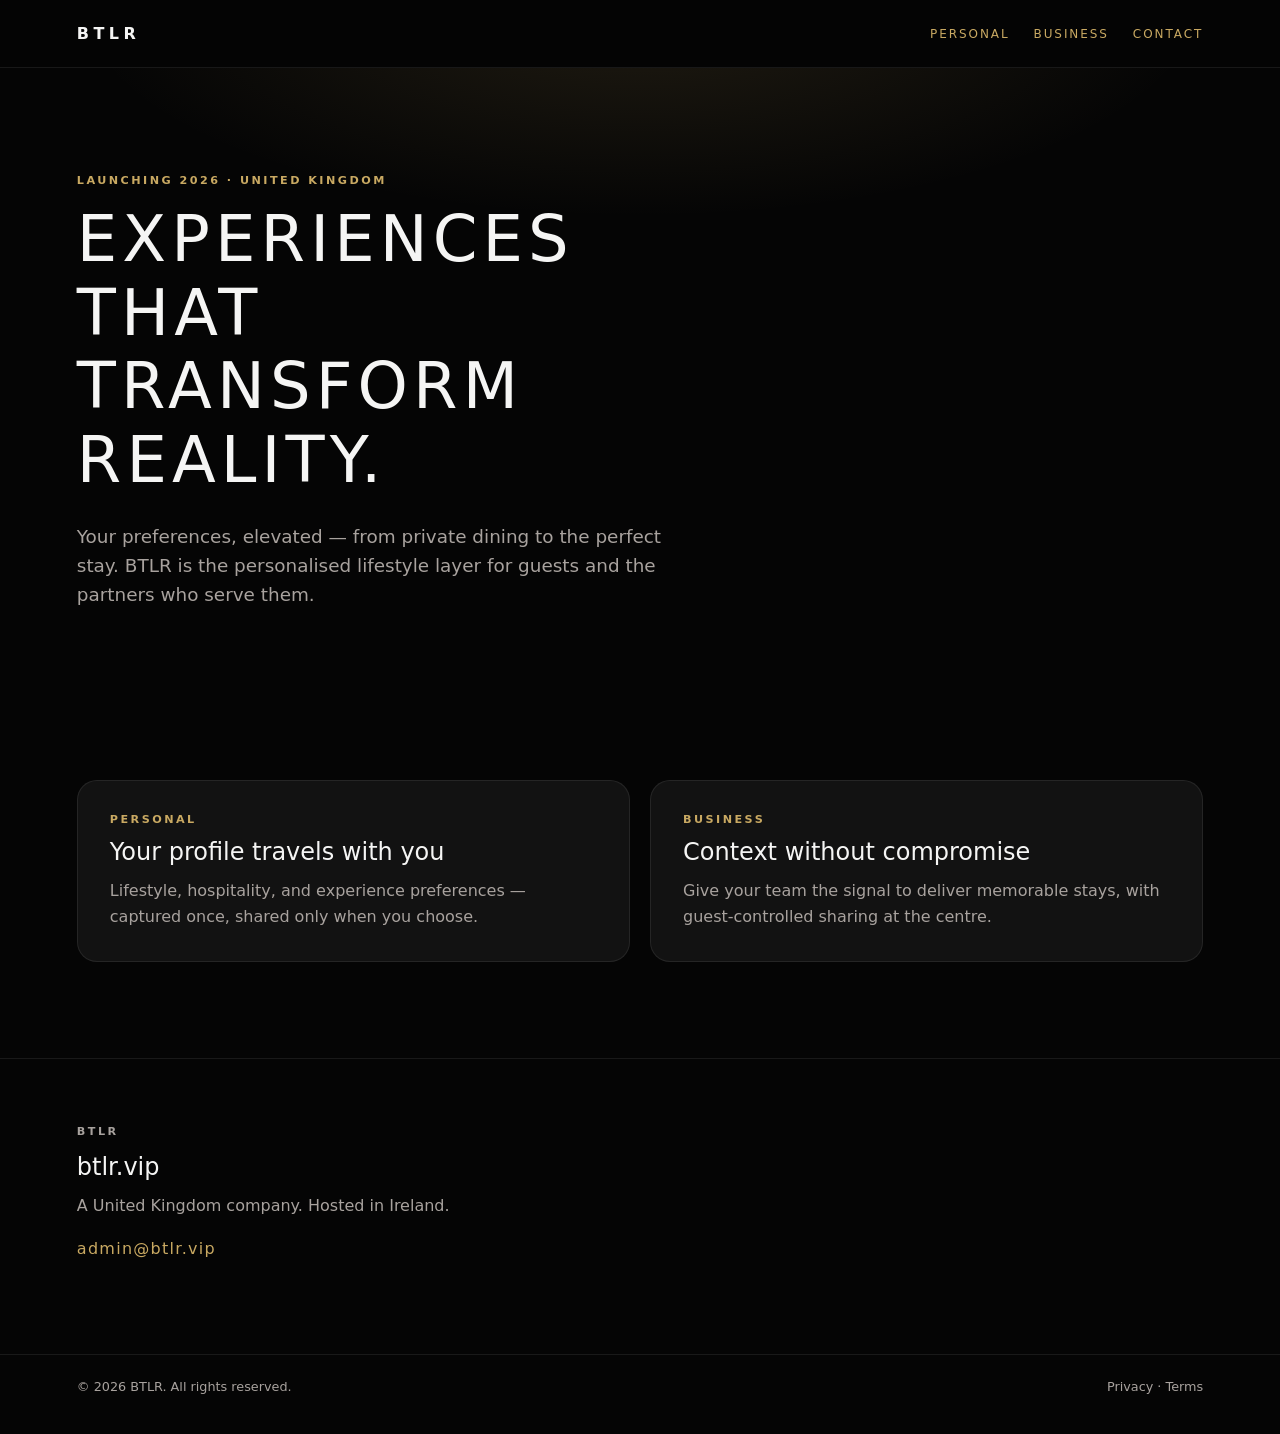
<file: index.html>
<!DOCTYPE html>
<html lang="en">
<head>
  <meta charset="UTF-8" />
  <meta name="viewport" content="width=device-width, initial-scale=1" />
  <title>BTLR — experiences that transform reality</title>
  <meta name="description" content="BTLR is a luxury lifestyle personalisation platform for guests and the hospitality partners who serve them." />
  <link rel="icon" href="/favicon.svg" type="image/svg+xml" />
  <link rel="stylesheet" href="/styles.css" />
</head>
<body>
  <header class="nav">
    <a class="logo" href="/">BTLR</a>
    <nav>
      <a href="#personal">Personal</a>
      <a href="#business">Business</a>
      <a href="#contact">Contact</a>
    </nav>
  </header>

  <main>
    <section class="hero">
      <p class="eyebrow">Launching 2026 · United Kingdom</p>
      <h1>Experiences that transform reality.</h1>
      <p class="lede">Your preferences, elevated — from private dining to the perfect stay. BTLR is the personalised lifestyle layer for guests and the partners who serve them.</p>
    </section>

    <section id="personal" class="grid">
      <article>
        <p class="eyebrow">Personal</p>
        <h2>Your profile travels with you</h2>
        <p>Lifestyle, hospitality, and experience preferences — captured once, shared only when you choose.</p>
      </article>
      <article id="business">
        <p class="eyebrow">Business</p>
        <h2>Context without compromise</h2>
        <p>Give your team the signal to deliver memorable stays, with guest-controlled sharing at the centre.</p>
      </article>
    </section>

    <section id="contact" class="contact">
      <p class="eyebrow">BTLR</p>
      <h2>btlr.vip</h2>
      <p>A United Kingdom company. Hosted in Ireland.</p>
      <a class="mail" href="mailto:admin@btlr.vip">admin@btlr.vip</a>
    </section>
  </main>

  <footer class="site-footer">
    <p>© 2026 BTLR. All rights reserved.</p>
    <p class="footer-links"><a href="/privacy/">Privacy</a> · <a href="/terms/">Terms</a></p>
  </footer>
</body>
</html>
</file>
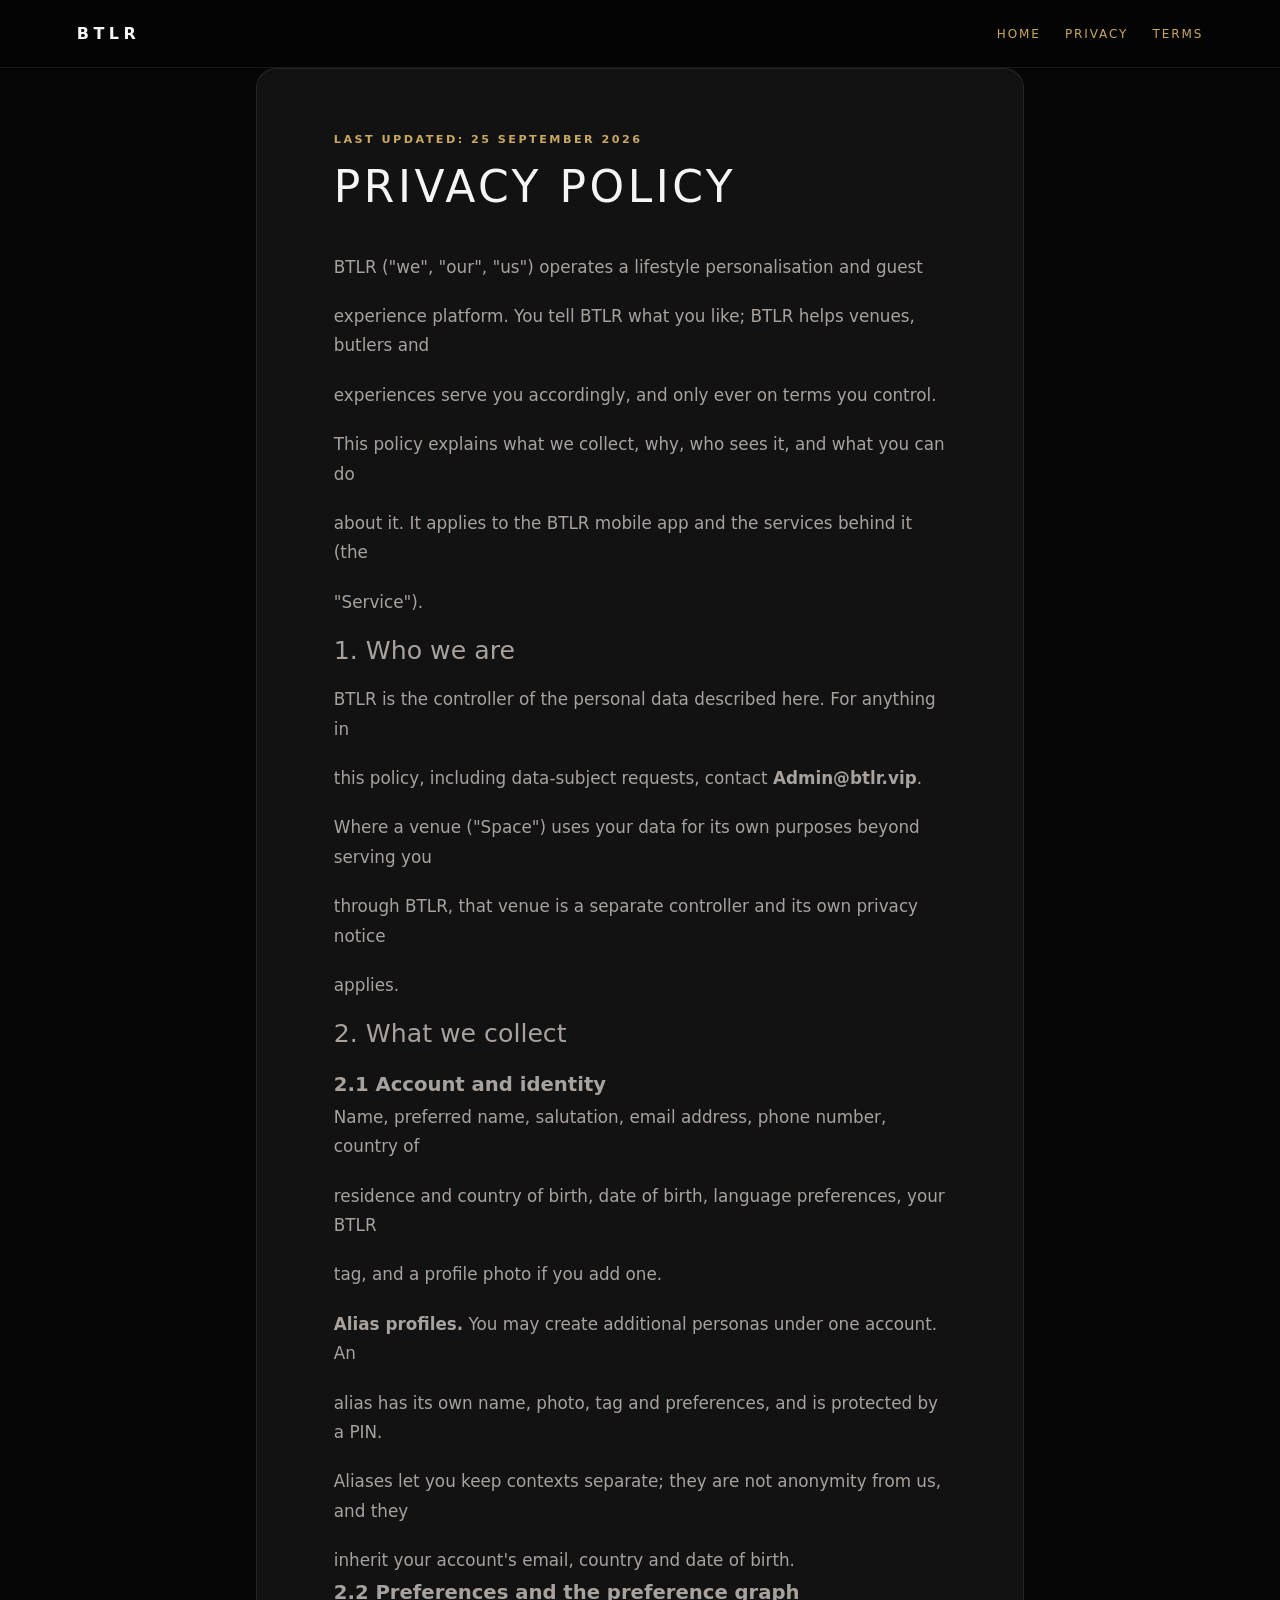
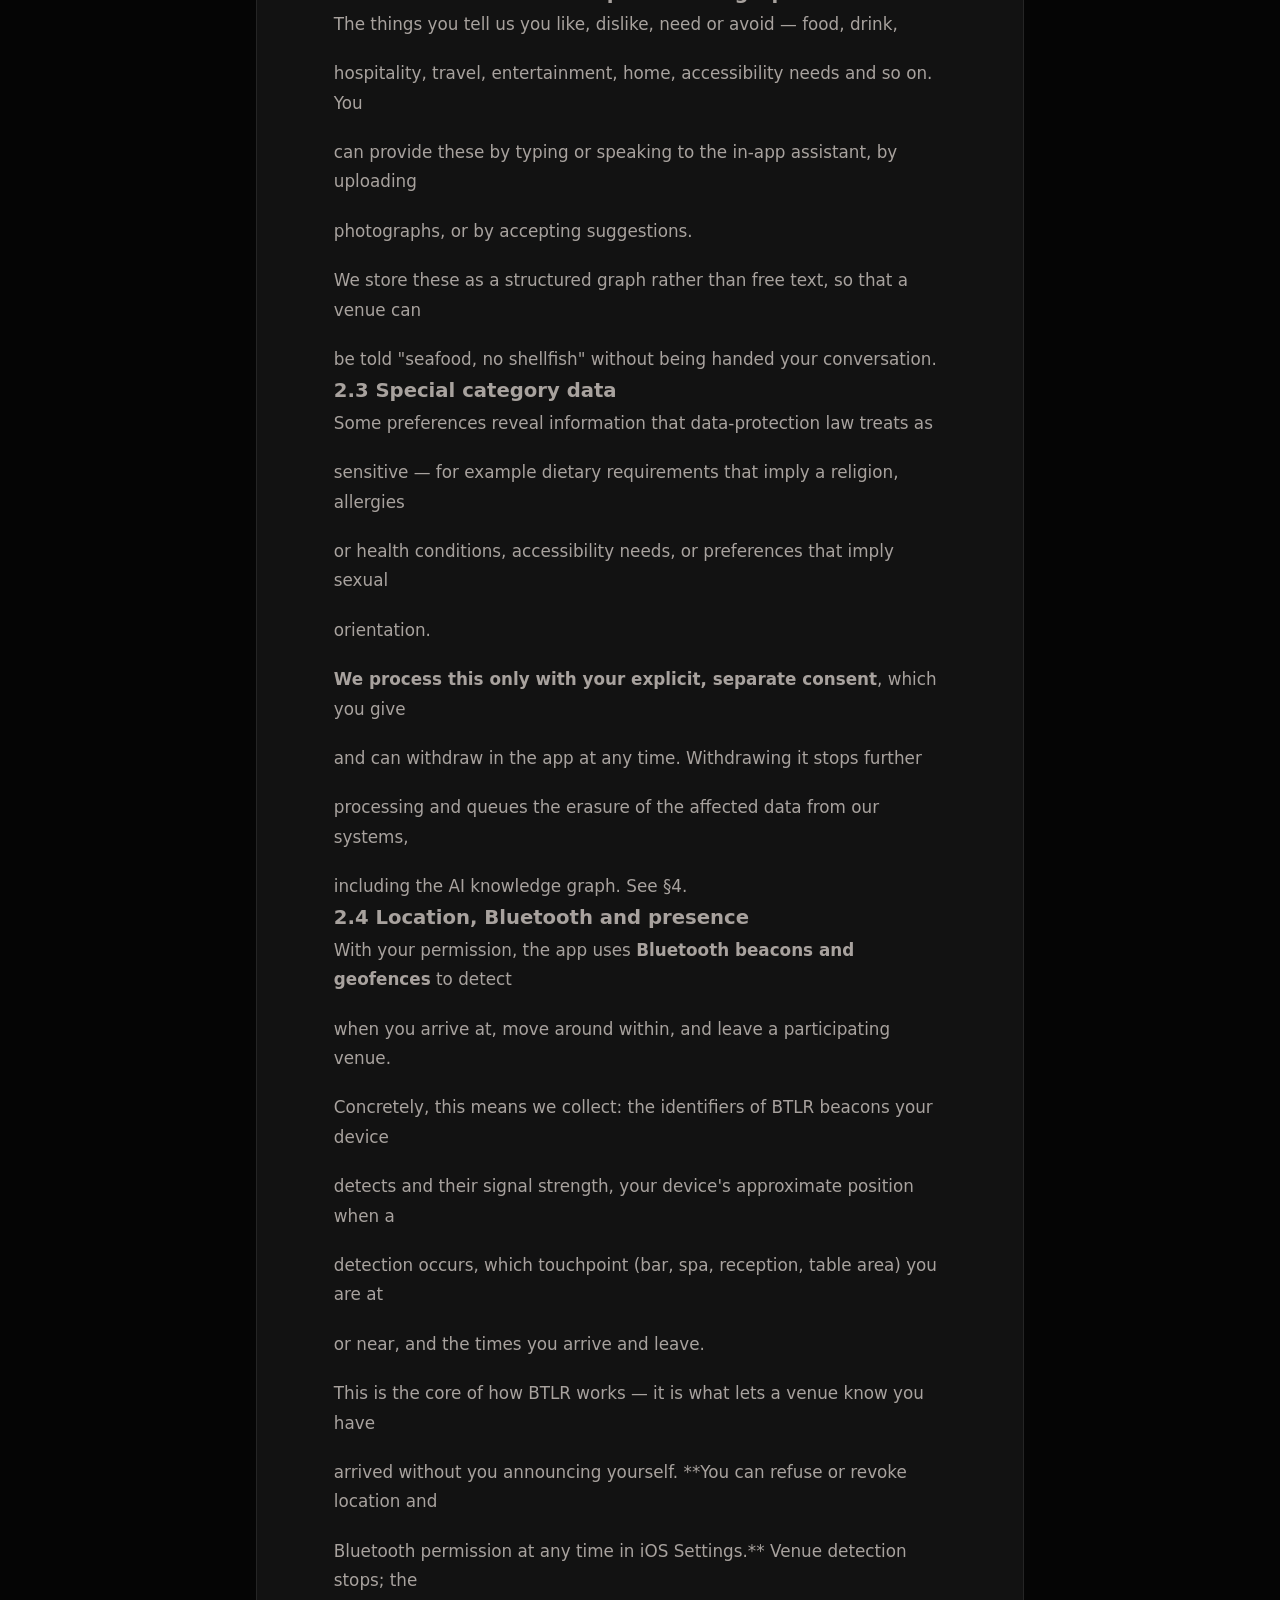
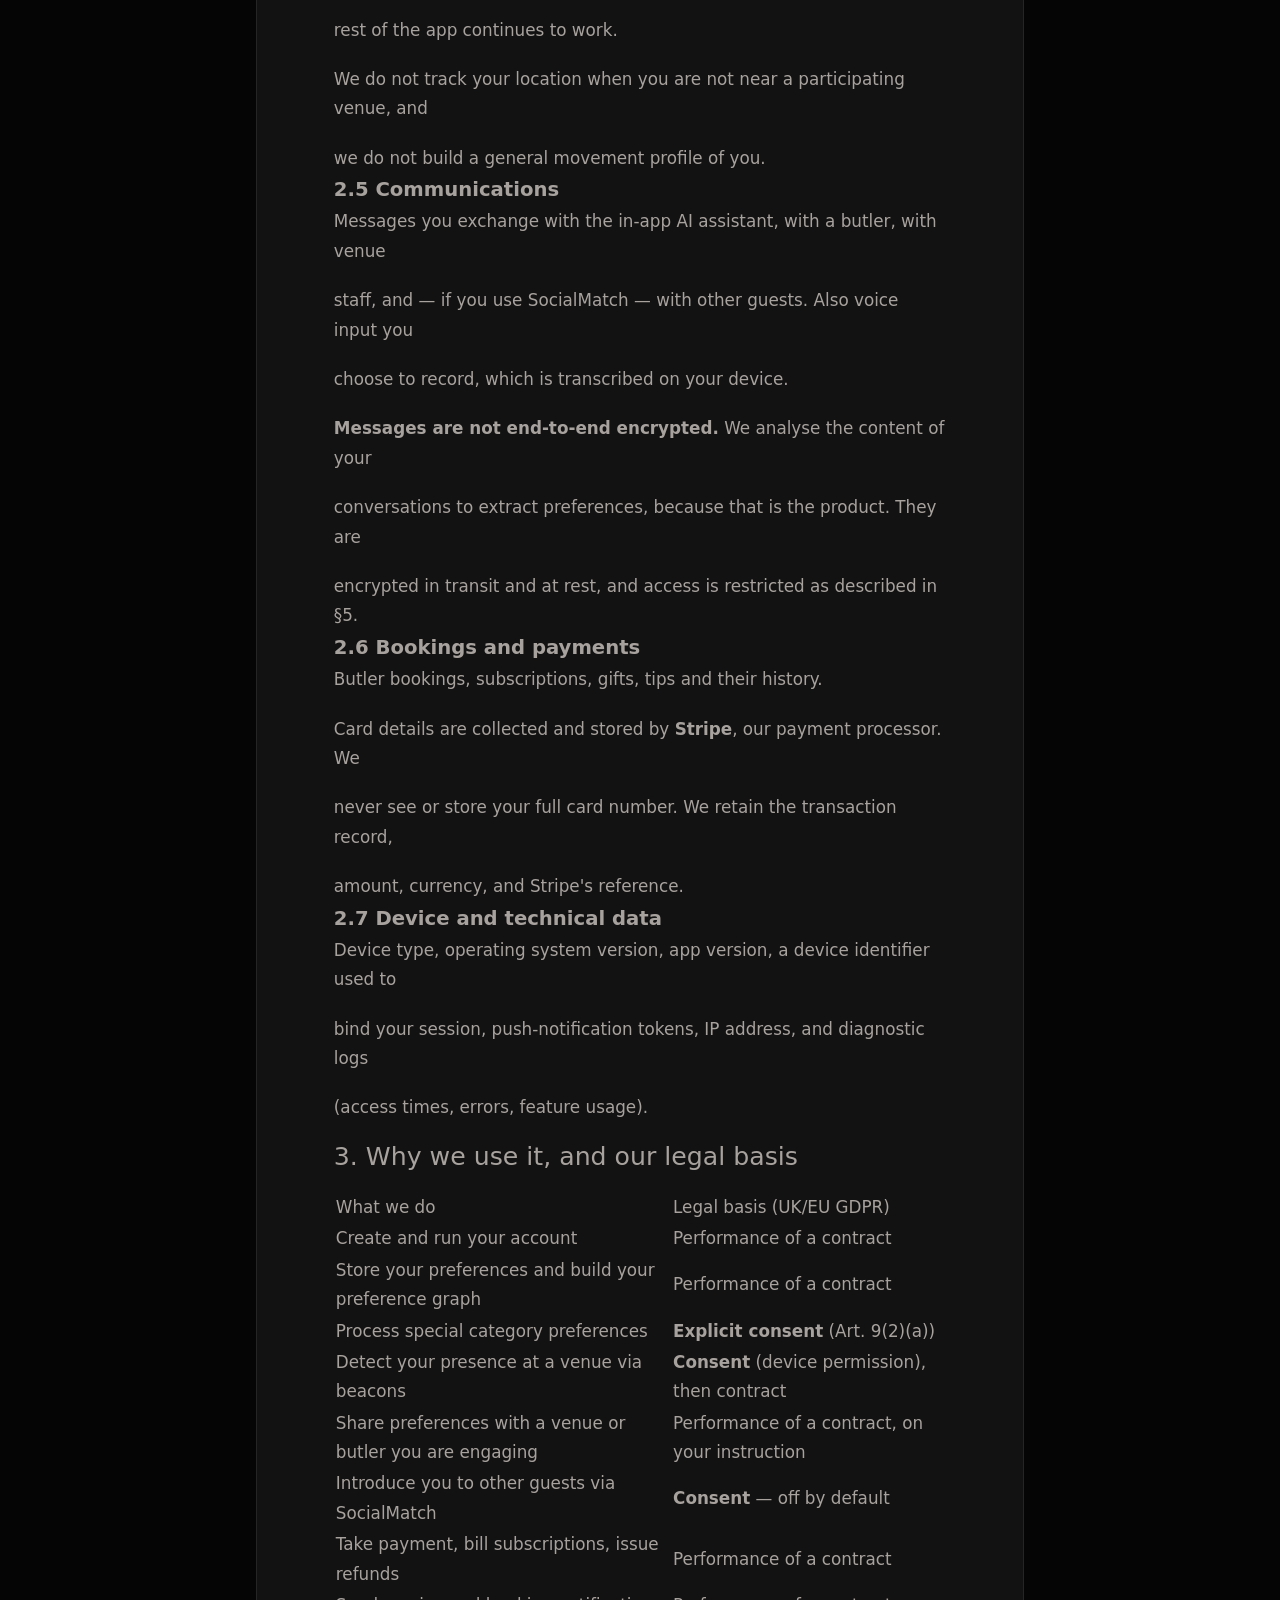
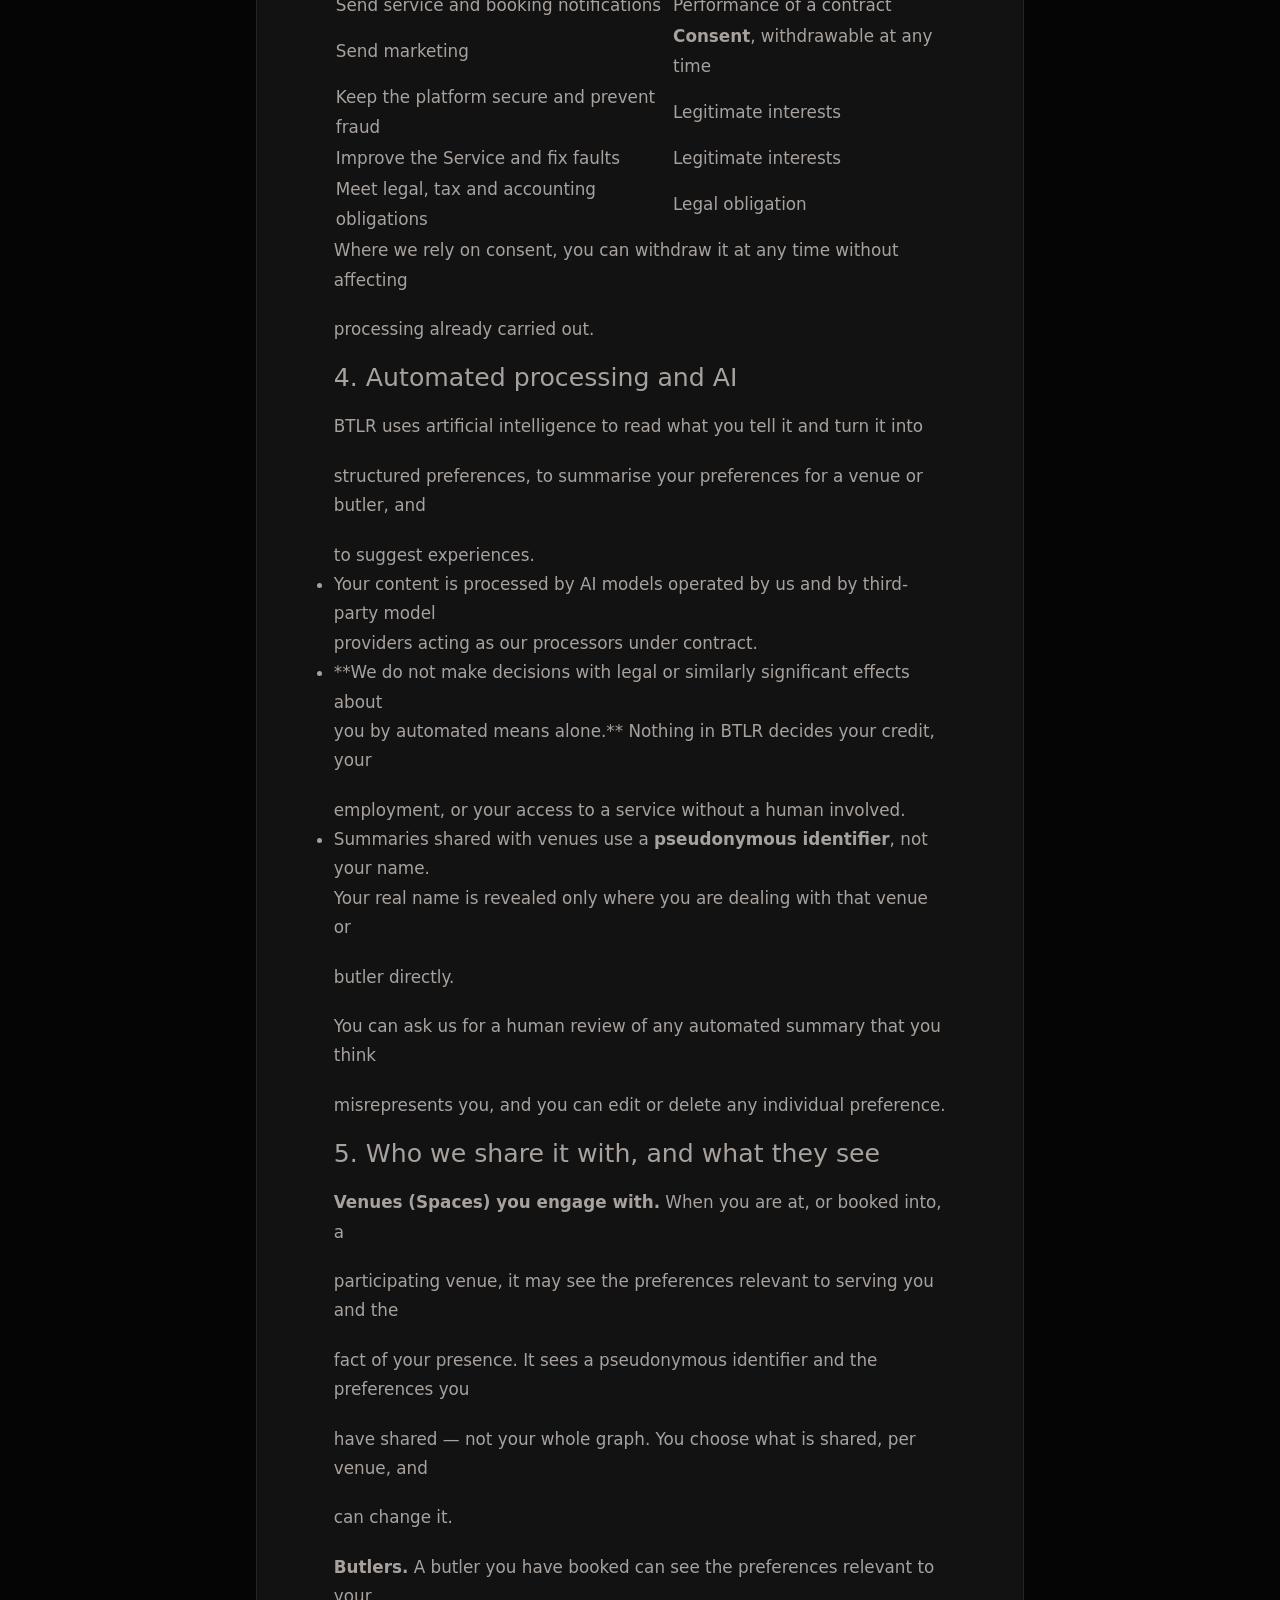
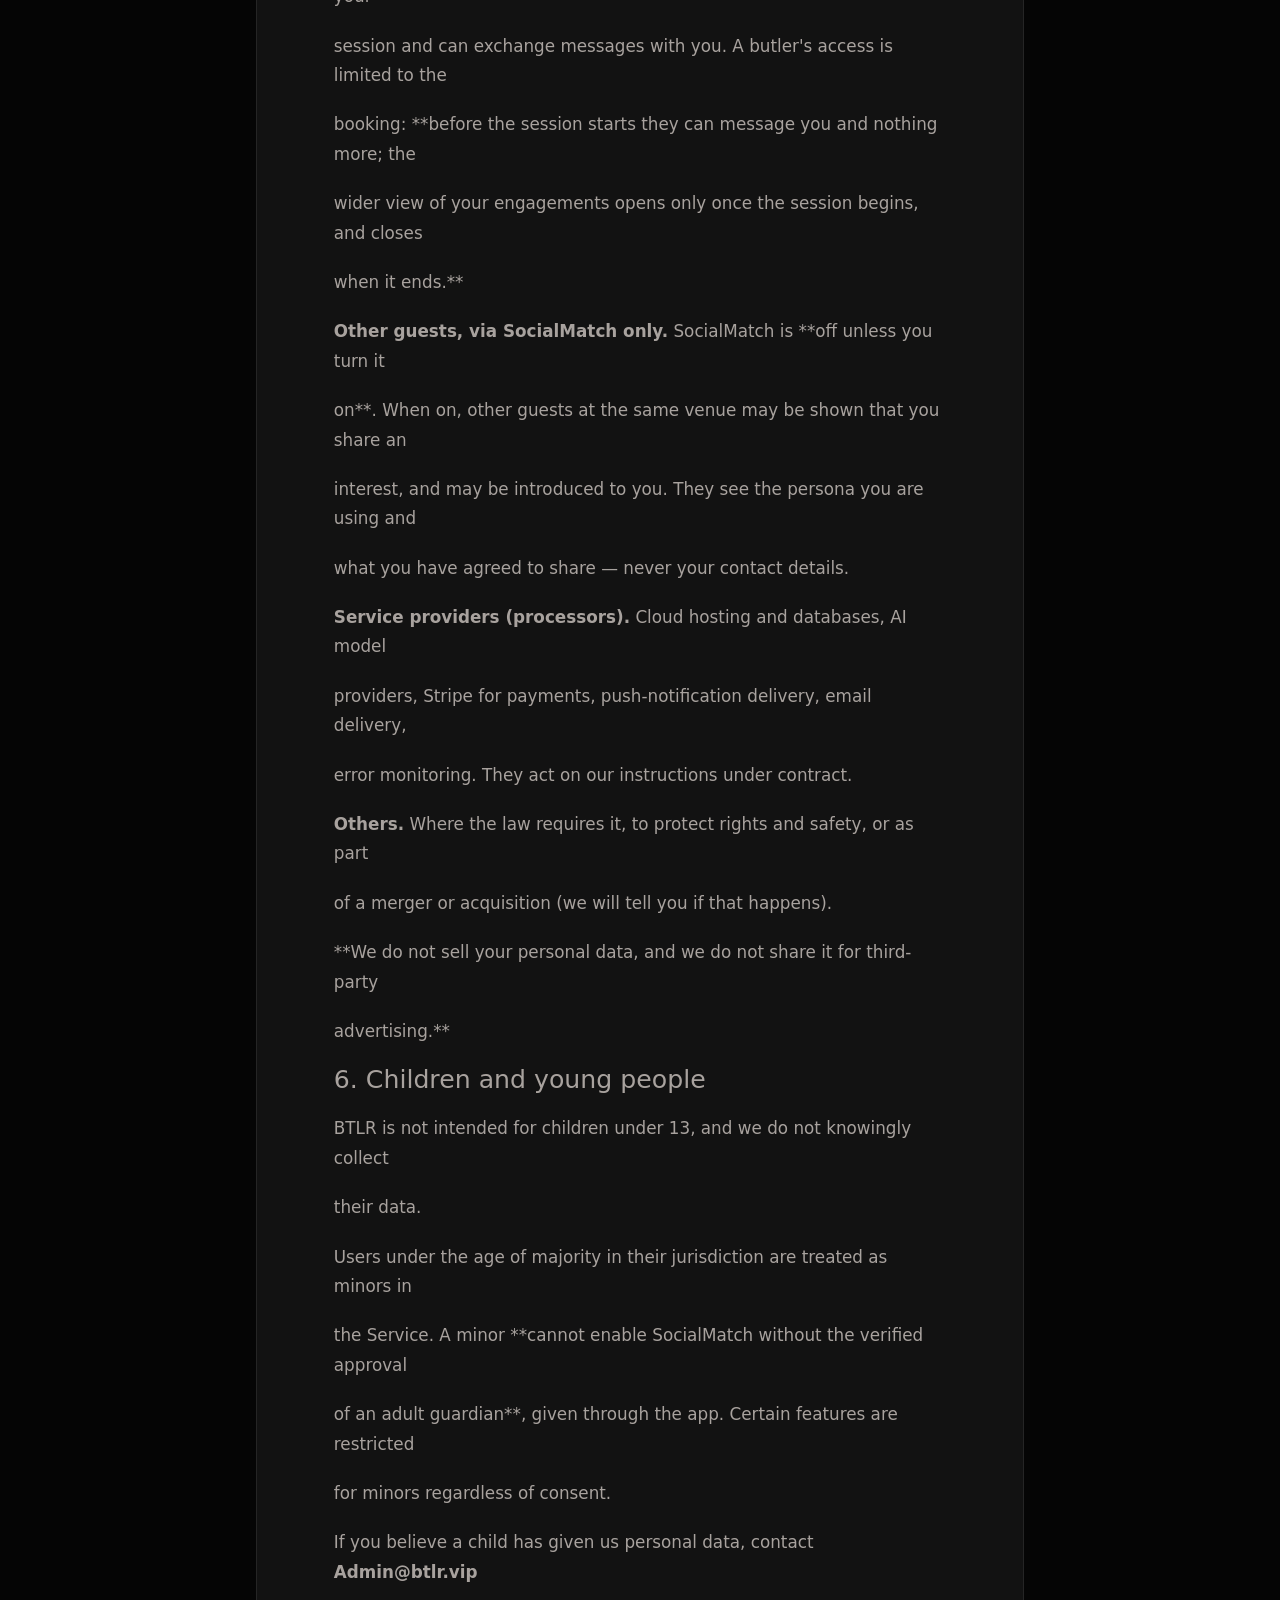
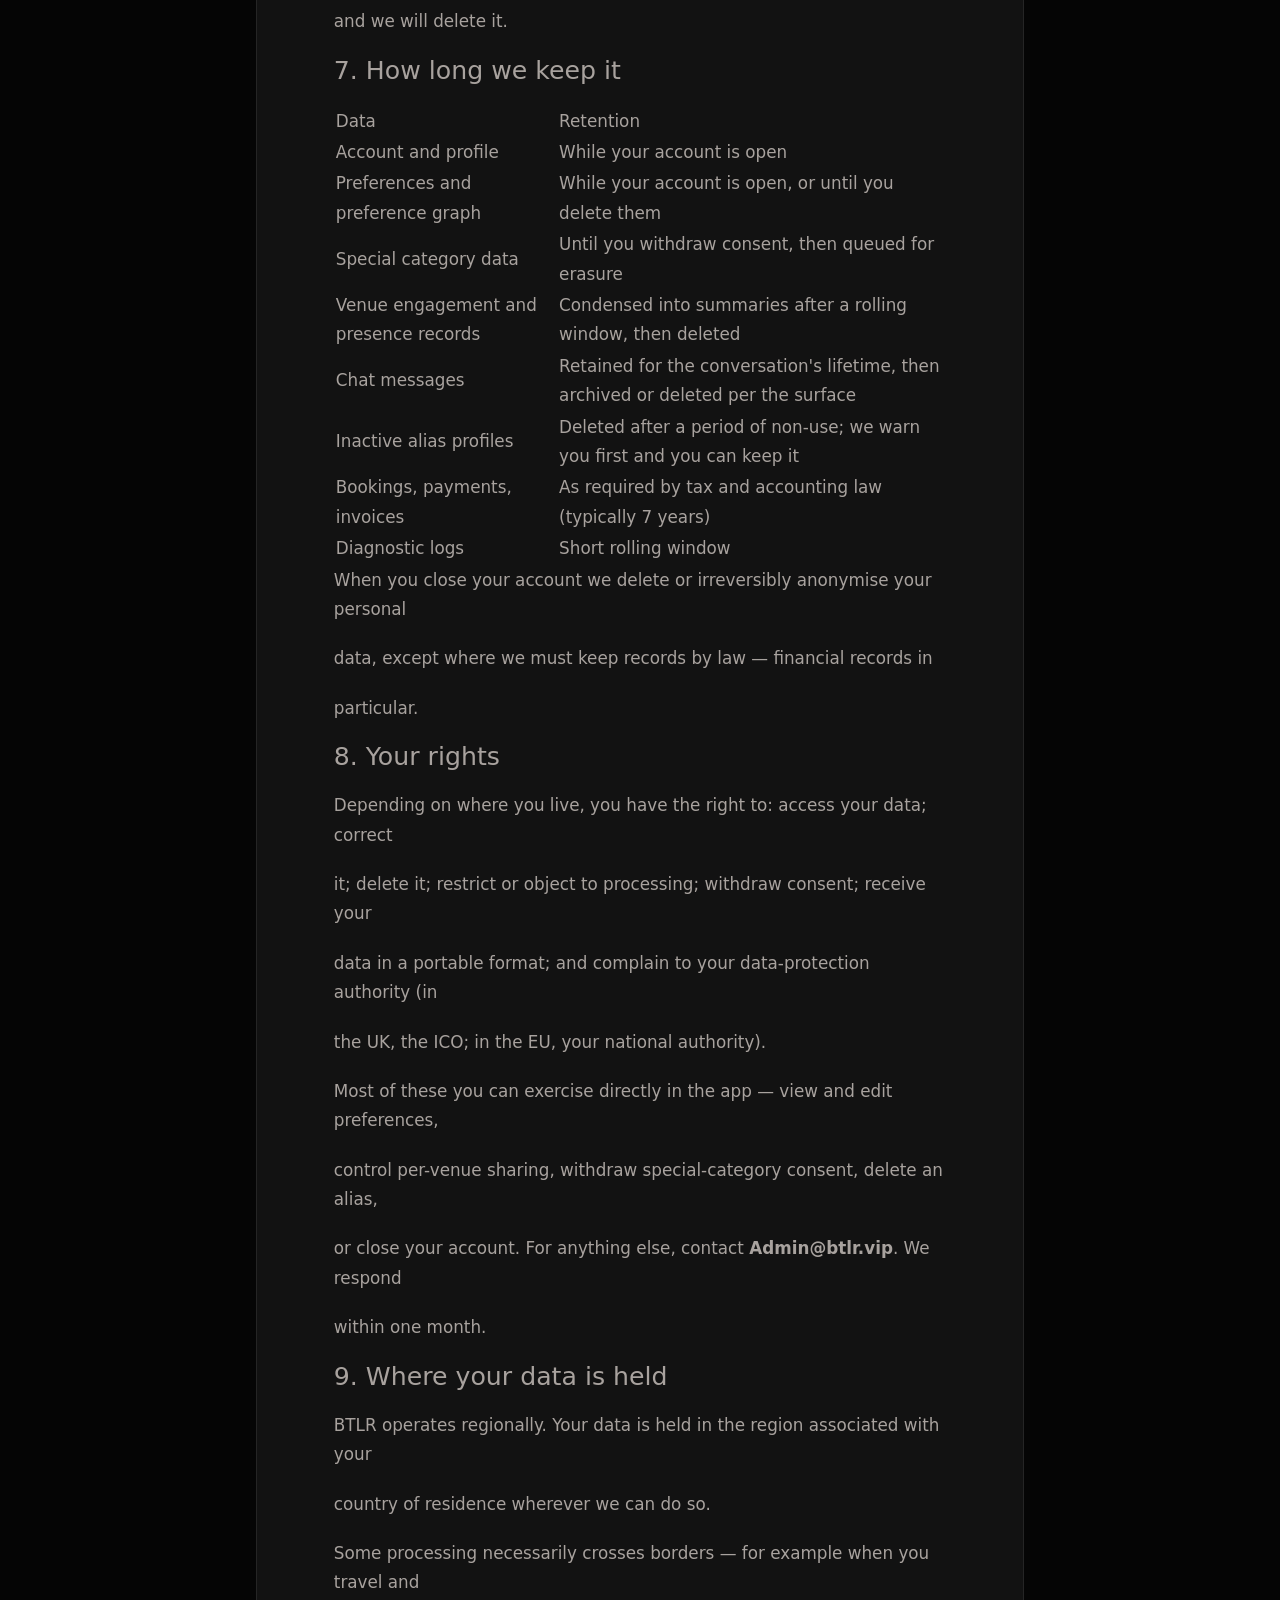
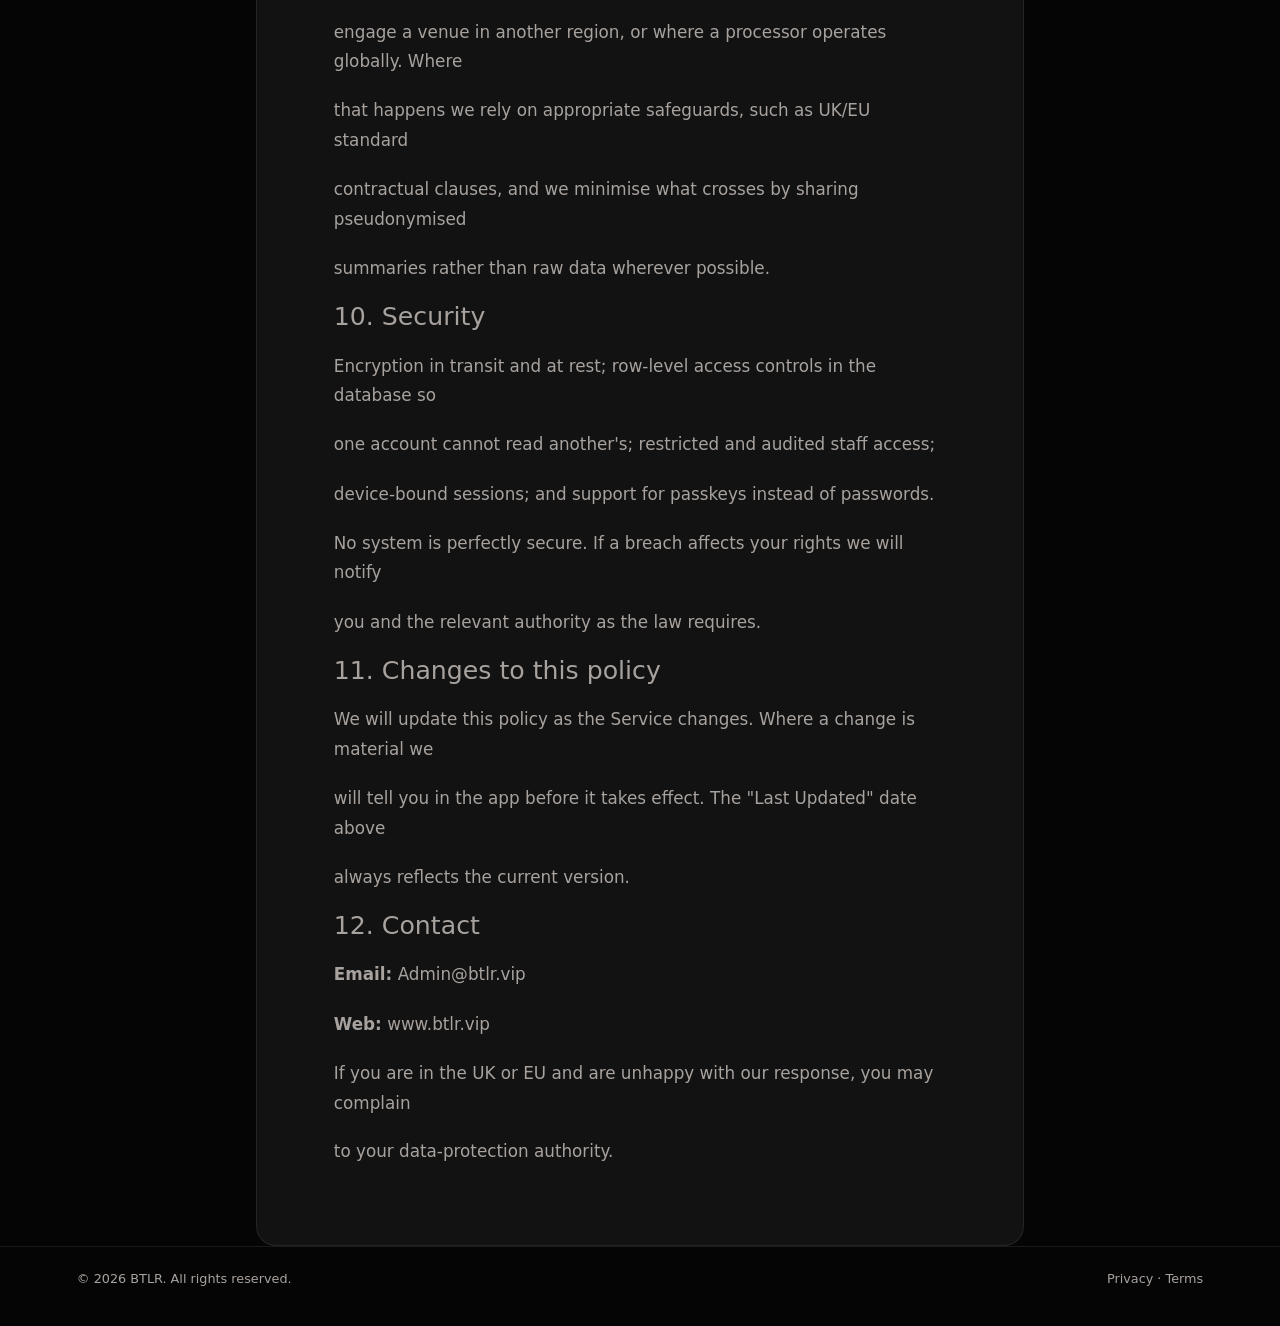
<file: privacy/index.html>
<!DOCTYPE html>
<html lang="en">
<head>
  <meta charset="UTF-8" />
  <meta name="viewport" content="width=device-width, initial-scale=1" />
  <title>Privacy Policy · BTLR</title>
  <meta name="description" content="How BTLR collects, uses and protects your personal data." />
  <link rel="icon" href="/favicon.svg" type="image/svg+xml" />
  <link rel="stylesheet" href="/styles.css" />
</head>
<body>
  <header class="nav">
    <a class="logo" href="/">BTLR</a>
    <nav>
      <a href="/">Home</a>
      <a href="/privacy/">Privacy</a>
      <a href="/terms/">Terms</a>
    </nav>
  </header>

  <main>
    <article class="legal">
      <p class="eyebrow">Last updated: 25 September 2026</p>
      <h1>Privacy Policy</h1>
      <div class="legal-body">
        <p>BTLR ("we", "our", "us") operates a lifestyle personalisation and guest</p>
        <p>experience platform. You tell BTLR what you like; BTLR helps venues, butlers and</p>
        <p>experiences serve you accordingly, and only ever on terms you control.</p>
        <p>This policy explains what we collect, why, who sees it, and what you can do</p>
        <p>about it. It applies to the BTLR mobile app and the services behind it (the</p>
        <p>"Service").</p>
        <h2>1. Who we are</h2>
        <p>BTLR is the controller of the personal data described here. For anything in</p>
        <p>this policy, including data-subject requests, contact <strong>Admin@btlr.vip</strong>.</p>
        <p>Where a venue ("Space") uses your data for its own purposes beyond serving you</p>
        <p>through BTLR, that venue is a separate controller and its own privacy notice</p>
        <p>applies.</p>
        <h2>2. What we collect</h2>
        <h3>2.1 Account and identity</h3>
        <p>Name, preferred name, salutation, email address, phone number, country of</p>
        <p>residence and country of birth, date of birth, language preferences, your BTLR</p>
        <p>tag, and a profile photo if you add one.</p>
        <p><strong>Alias profiles.</strong> You may create additional personas under one account. An</p>
        <p>alias has its own name, photo, tag and preferences, and is protected by a PIN.</p>
        <p>Aliases let you keep contexts separate; they are not anonymity from us, and they</p>
        <p>inherit your account's email, country and date of birth.</p>
        <h3>2.2 Preferences and the preference graph</h3>
        <p>The things you tell us you like, dislike, need or avoid — food, drink,</p>
        <p>hospitality, travel, entertainment, home, accessibility needs and so on. You</p>
        <p>can provide these by typing or speaking to the in-app assistant, by uploading</p>
        <p>photographs, or by accepting suggestions.</p>
        <p>We store these as a structured graph rather than free text, so that a venue can</p>
        <p>be told "seafood, no shellfish" without being handed your conversation.</p>
        <h3>2.3 Special category data</h3>
        <p>Some preferences reveal information that data-protection law treats as</p>
        <p>sensitive — for example dietary requirements that imply a religion, allergies</p>
        <p>or health conditions, accessibility needs, or preferences that imply sexual</p>
        <p>orientation.</p>
        <p><strong>We process this only with your explicit, separate consent</strong>, which you give</p>
        <p>and can withdraw in the app at any time. Withdrawing it stops further</p>
        <p>processing and queues the erasure of the affected data from our systems,</p>
        <p>including the AI knowledge graph. See §4.</p>
        <h3>2.4 Location, Bluetooth and presence</h3>
        <p>With your permission, the app uses <strong>Bluetooth beacons and geofences</strong> to detect</p>
        <p>when you arrive at, move around within, and leave a participating venue.</p>
        <p>Concretely, this means we collect: the identifiers of BTLR beacons your device</p>
        <p>detects and their signal strength, your device's approximate position when a</p>
        <p>detection occurs, which touchpoint (bar, spa, reception, table area) you are at</p>
        <p>or near, and the times you arrive and leave.</p>
        <p>This is the core of how BTLR works — it is what lets a venue know you have</p>
        <p>arrived without you announcing yourself. **You can refuse or revoke location and</p>
        <p>Bluetooth permission at any time in iOS Settings.** Venue detection stops; the</p>
        <p>rest of the app continues to work.</p>
        <p>We do not track your location when you are not near a participating venue, and</p>
        <p>we do not build a general movement profile of you.</p>
        <h3>2.5 Communications</h3>
        <p>Messages you exchange with the in-app AI assistant, with a butler, with venue</p>
        <p>staff, and — if you use SocialMatch — with other guests. Also voice input you</p>
        <p>choose to record, which is transcribed on your device.</p>
        <p><strong>Messages are not end-to-end encrypted.</strong> We analyse the content of your</p>
        <p>conversations to extract preferences, because that is the product. They are</p>
        <p>encrypted in transit and at rest, and access is restricted as described in §5.</p>
        <h3>2.6 Bookings and payments</h3>
        <p>Butler bookings, subscriptions, gifts, tips and their history.</p>
        <p>Card details are collected and stored by <strong>Stripe</strong>, our payment processor. We</p>
        <p>never see or store your full card number. We retain the transaction record,</p>
        <p>amount, currency, and Stripe's reference.</p>
        <h3>2.7 Device and technical data</h3>
        <p>Device type, operating system version, app version, a device identifier used to</p>
        <p>bind your session, push-notification tokens, IP address, and diagnostic logs</p>
        <p>(access times, errors, feature usage).</p>
        <h2>3. Why we use it, and our legal basis</h2>
        <table><tbody>
        <tr><td>What we do</td><td>Legal basis (UK/EU GDPR)</td></tr>
        <tr><td>Create and run your account</td><td>Performance of a contract</td></tr>
        <tr><td>Store your preferences and build your preference graph</td><td>Performance of a contract</td></tr>
        <tr><td>Process special category preferences</td><td><strong>Explicit consent</strong> (Art. 9(2)(a))</td></tr>
        <tr><td>Detect your presence at a venue via beacons</td><td><strong>Consent</strong> (device permission), then contract</td></tr>
        <tr><td>Share preferences with a venue or butler you are engaging</td><td>Performance of a contract, on your instruction</td></tr>
        <tr><td>Introduce you to other guests via SocialMatch</td><td><strong>Consent</strong> — off by default</td></tr>
        <tr><td>Take payment, bill subscriptions, issue refunds</td><td>Performance of a contract</td></tr>
        <tr><td>Send service and booking notifications</td><td>Performance of a contract</td></tr>
        <tr><td>Send marketing</td><td><strong>Consent</strong>, withdrawable at any time</td></tr>
        <tr><td>Keep the platform secure and prevent fraud</td><td>Legitimate interests</td></tr>
        <tr><td>Improve the Service and fix faults</td><td>Legitimate interests</td></tr>
        <tr><td>Meet legal, tax and accounting obligations</td><td>Legal obligation</td></tr>
        </tbody></table>
        <p>Where we rely on consent, you can withdraw it at any time without affecting</p>
        <p>processing already carried out.</p>
        <h2>4. Automated processing and AI</h2>
        <p>BTLR uses artificial intelligence to read what you tell it and turn it into</p>
        <p>structured preferences, to summarise your preferences for a venue or butler, and</p>
        <p>to suggest experiences.</p>
        <ul>
        <li>Your content is processed by AI models operated by us and by third-party model</li>
        </ul>
        <p>  providers acting as our processors under contract.</p>
        <ul>
        <li>**We do not make decisions with legal or similarly significant effects about</li>
        </ul>
        <p>  you by automated means alone.** Nothing in BTLR decides your credit, your</p>
        <p>  employment, or your access to a service without a human involved.</p>
        <ul>
        <li>Summaries shared with venues use a <strong>pseudonymous identifier</strong>, not your name.</li>
        </ul>
        <p>  Your real name is revealed only where you are dealing with that venue or</p>
        <p>  butler directly.</p>
        <p>You can ask us for a human review of any automated summary that you think</p>
        <p>misrepresents you, and you can edit or delete any individual preference.</p>
        <h2>5. Who we share it with, and what they see</h2>
        <p><strong>Venues (Spaces) you engage with.</strong> When you are at, or booked into, a</p>
        <p>participating venue, it may see the preferences relevant to serving you and the</p>
        <p>fact of your presence. It sees a pseudonymous identifier and the preferences you</p>
        <p>have shared — not your whole graph. You choose what is shared, per venue, and</p>
        <p>can change it.</p>
        <p><strong>Butlers.</strong> A butler you have booked can see the preferences relevant to your</p>
        <p>session and can exchange messages with you. A butler's access is limited to the</p>
        <p>booking: **before the session starts they can message you and nothing more; the</p>
        <p>wider view of your engagements opens only once the session begins, and closes</p>
        <p>when it ends.**</p>
        <p><strong>Other guests, via SocialMatch only.</strong> SocialMatch is **off unless you turn it</p>
        <p>on**. When on, other guests at the same venue may be shown that you share an</p>
        <p>interest, and may be introduced to you. They see the persona you are using and</p>
        <p>what you have agreed to share — never your contact details.</p>
        <p><strong>Service providers (processors).</strong> Cloud hosting and databases, AI model</p>
        <p>providers, Stripe for payments, push-notification delivery, email delivery,</p>
        <p>error monitoring. They act on our instructions under contract.</p>
        <p><strong>Others.</strong> Where the law requires it, to protect rights and safety, or as part</p>
        <p>of a merger or acquisition (we will tell you if that happens).</p>
        <p>**We do not sell your personal data, and we do not share it for third-party</p>
        <p>advertising.**</p>
        <h2>6. Children and young people</h2>
        <p>BTLR is not intended for children under 13, and we do not knowingly collect</p>
        <p>their data.</p>
        <p>Users under the age of majority in their jurisdiction are treated as minors in</p>
        <p>the Service. A minor **cannot enable SocialMatch without the verified approval</p>
        <p>of an adult guardian**, given through the app. Certain features are restricted</p>
        <p>for minors regardless of consent.</p>
        <p>If you believe a child has given us personal data, contact <strong>Admin@btlr.vip</strong></p>
        <p>and we will delete it.</p>
        <h2>7. How long we keep it</h2>
        <table><tbody>
        <tr><td>Data</td><td>Retention</td></tr>
        <tr><td>Account and profile</td><td>While your account is open</td></tr>
        <tr><td>Preferences and preference graph</td><td>While your account is open, or until you delete them</td></tr>
        <tr><td>Special category data</td><td>Until you withdraw consent, then queued for erasure</td></tr>
        <tr><td>Venue engagement and presence records</td><td>Condensed into summaries after a rolling window, then deleted</td></tr>
        <tr><td>Chat messages</td><td>Retained for the conversation's lifetime, then archived or deleted per the surface</td></tr>
        <tr><td>Inactive alias profiles</td><td>Deleted after a period of non-use; we warn you first and you can keep it</td></tr>
        <tr><td>Bookings, payments, invoices</td><td>As required by tax and accounting law (typically 7 years)</td></tr>
        <tr><td>Diagnostic logs</td><td>Short rolling window</td></tr>
        </tbody></table>
        <p>When you close your account we delete or irreversibly anonymise your personal</p>
        <p>data, except where we must keep records by law — financial records in</p>
        <p>particular.</p>
        <h2>8. Your rights</h2>
        <p>Depending on where you live, you have the right to: access your data; correct</p>
        <p>it; delete it; restrict or object to processing; withdraw consent; receive your</p>
        <p>data in a portable format; and complain to your data-protection authority (in</p>
        <p>the UK, the ICO; in the EU, your national authority).</p>
        <p>Most of these you can exercise directly in the app — view and edit preferences,</p>
        <p>control per-venue sharing, withdraw special-category consent, delete an alias,</p>
        <p>or close your account. For anything else, contact <strong>Admin@btlr.vip</strong>. We respond</p>
        <p>within one month.</p>
        <h2>9. Where your data is held</h2>
        <p>BTLR operates regionally. Your data is held in the region associated with your</p>
        <p>country of residence wherever we can do so.</p>
        <p>Some processing necessarily crosses borders — for example when you travel and</p>
        <p>engage a venue in another region, or where a processor operates globally. Where</p>
        <p>that happens we rely on appropriate safeguards, such as UK/EU standard</p>
        <p>contractual clauses, and we minimise what crosses by sharing pseudonymised</p>
        <p>summaries rather than raw data wherever possible.</p>
        <h2>10. Security</h2>
        <p>Encryption in transit and at rest; row-level access controls in the database so</p>
        <p>one account cannot read another's; restricted and audited staff access;</p>
        <p>device-bound sessions; and support for passkeys instead of passwords.</p>
        <p>No system is perfectly secure. If a breach affects your rights we will notify</p>
        <p>you and the relevant authority as the law requires.</p>
        <h2>11. Changes to this policy</h2>
        <p>We will update this policy as the Service changes. Where a change is material we</p>
        <p>will tell you in the app before it takes effect. The "Last Updated" date above</p>
        <p>always reflects the current version.</p>
        <h2>12. Contact</h2>
        <p><strong>Email:</strong> Admin@btlr.vip</p>
        <p><strong>Web:</strong> www.btlr.vip</p>
        <p>If you are in the UK or EU and are unhappy with our response, you may complain</p>
        <p>to your data-protection authority.</p>
      </div>
    </article>
  </main>

  <footer class="site-footer">
    <p>© 2026 BTLR. All rights reserved.</p>
    <p class="footer-links"><a href="/privacy/">Privacy</a> · <a href="/terms/">Terms</a></p>
  </footer>
</body>
</html>
</file>
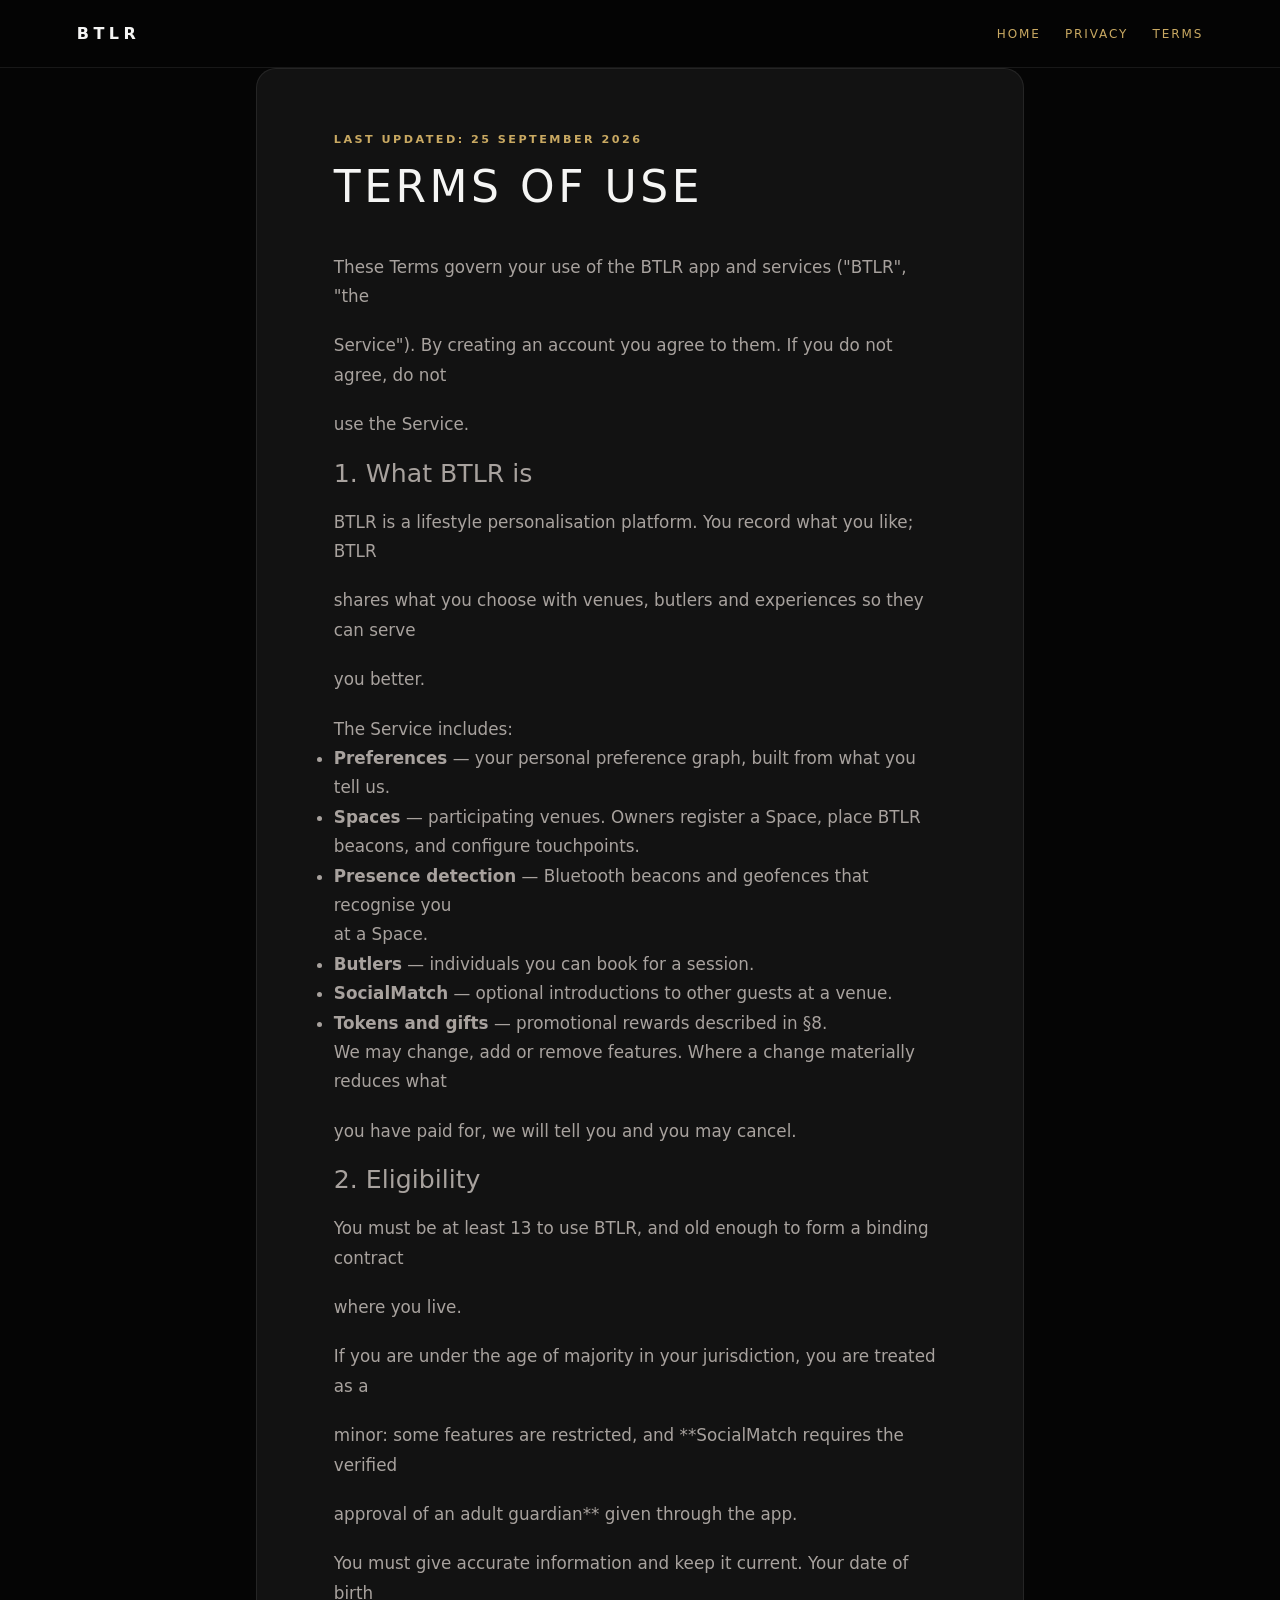
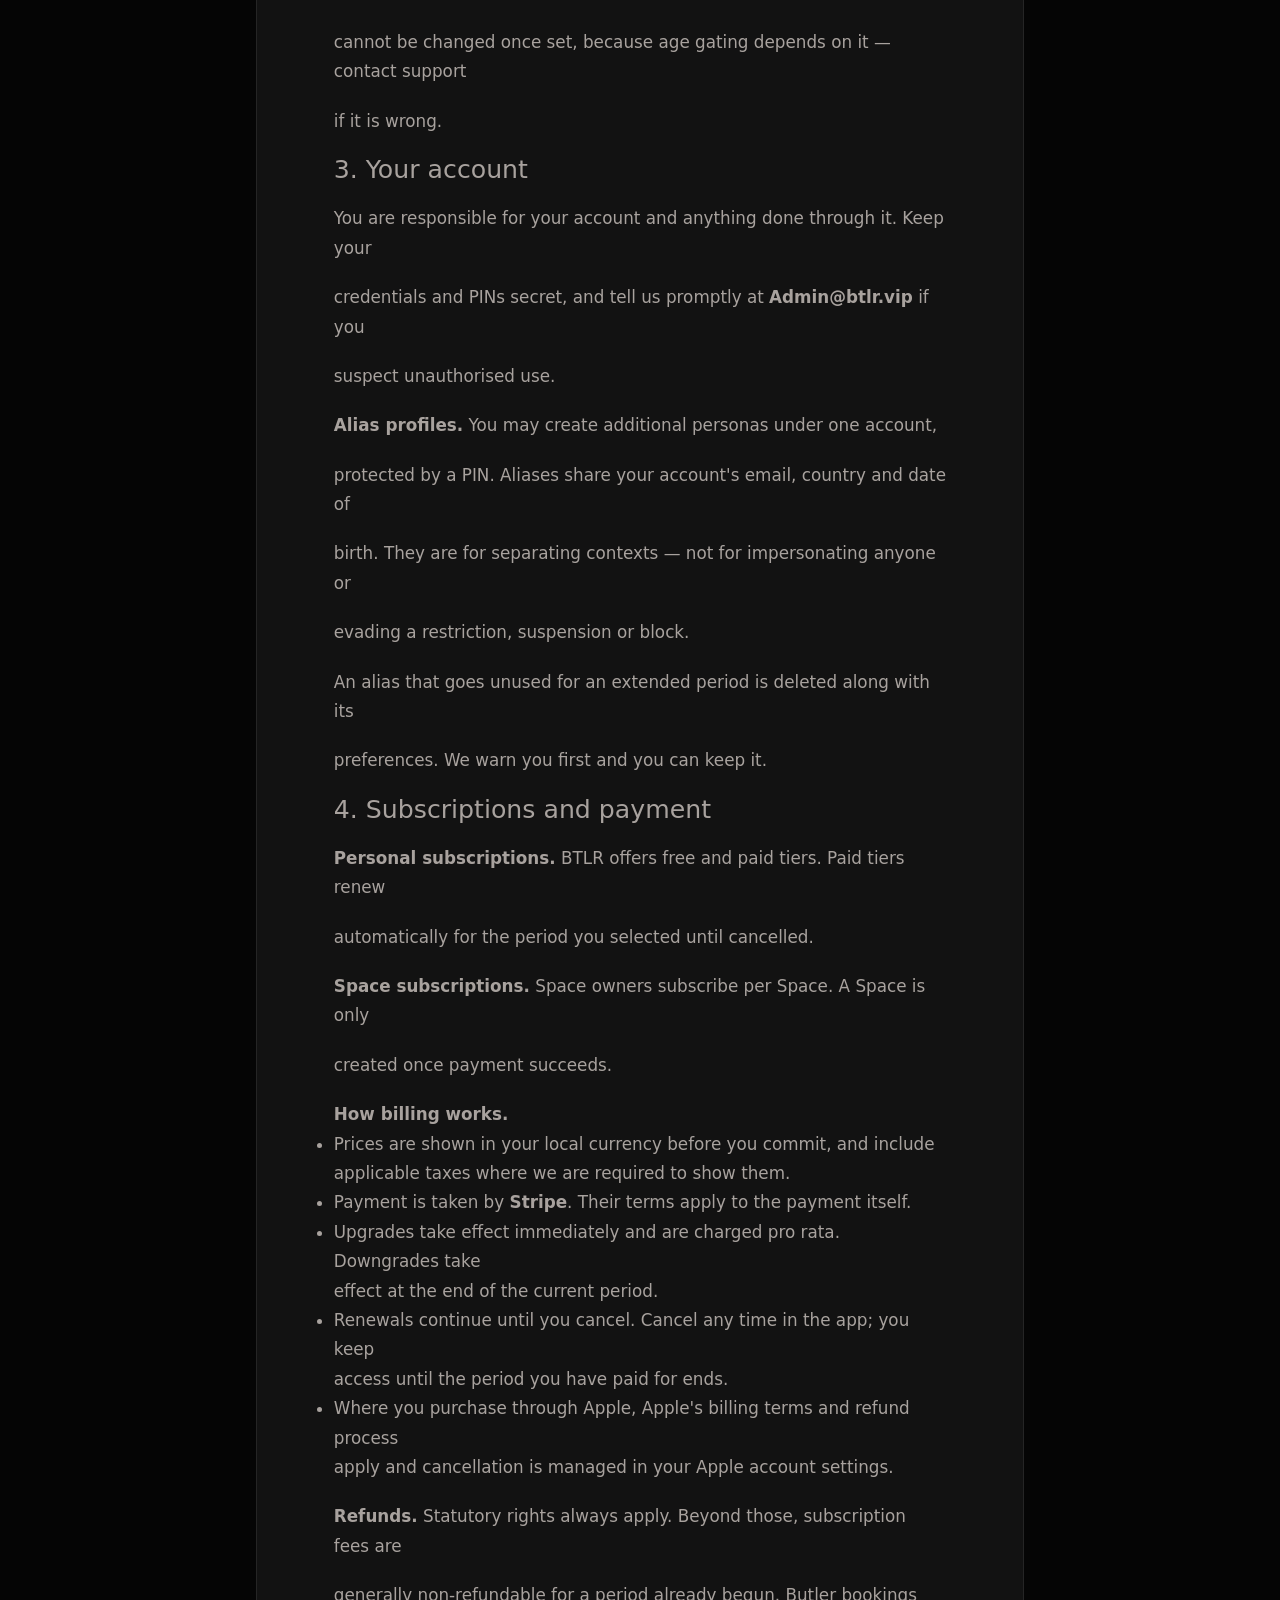
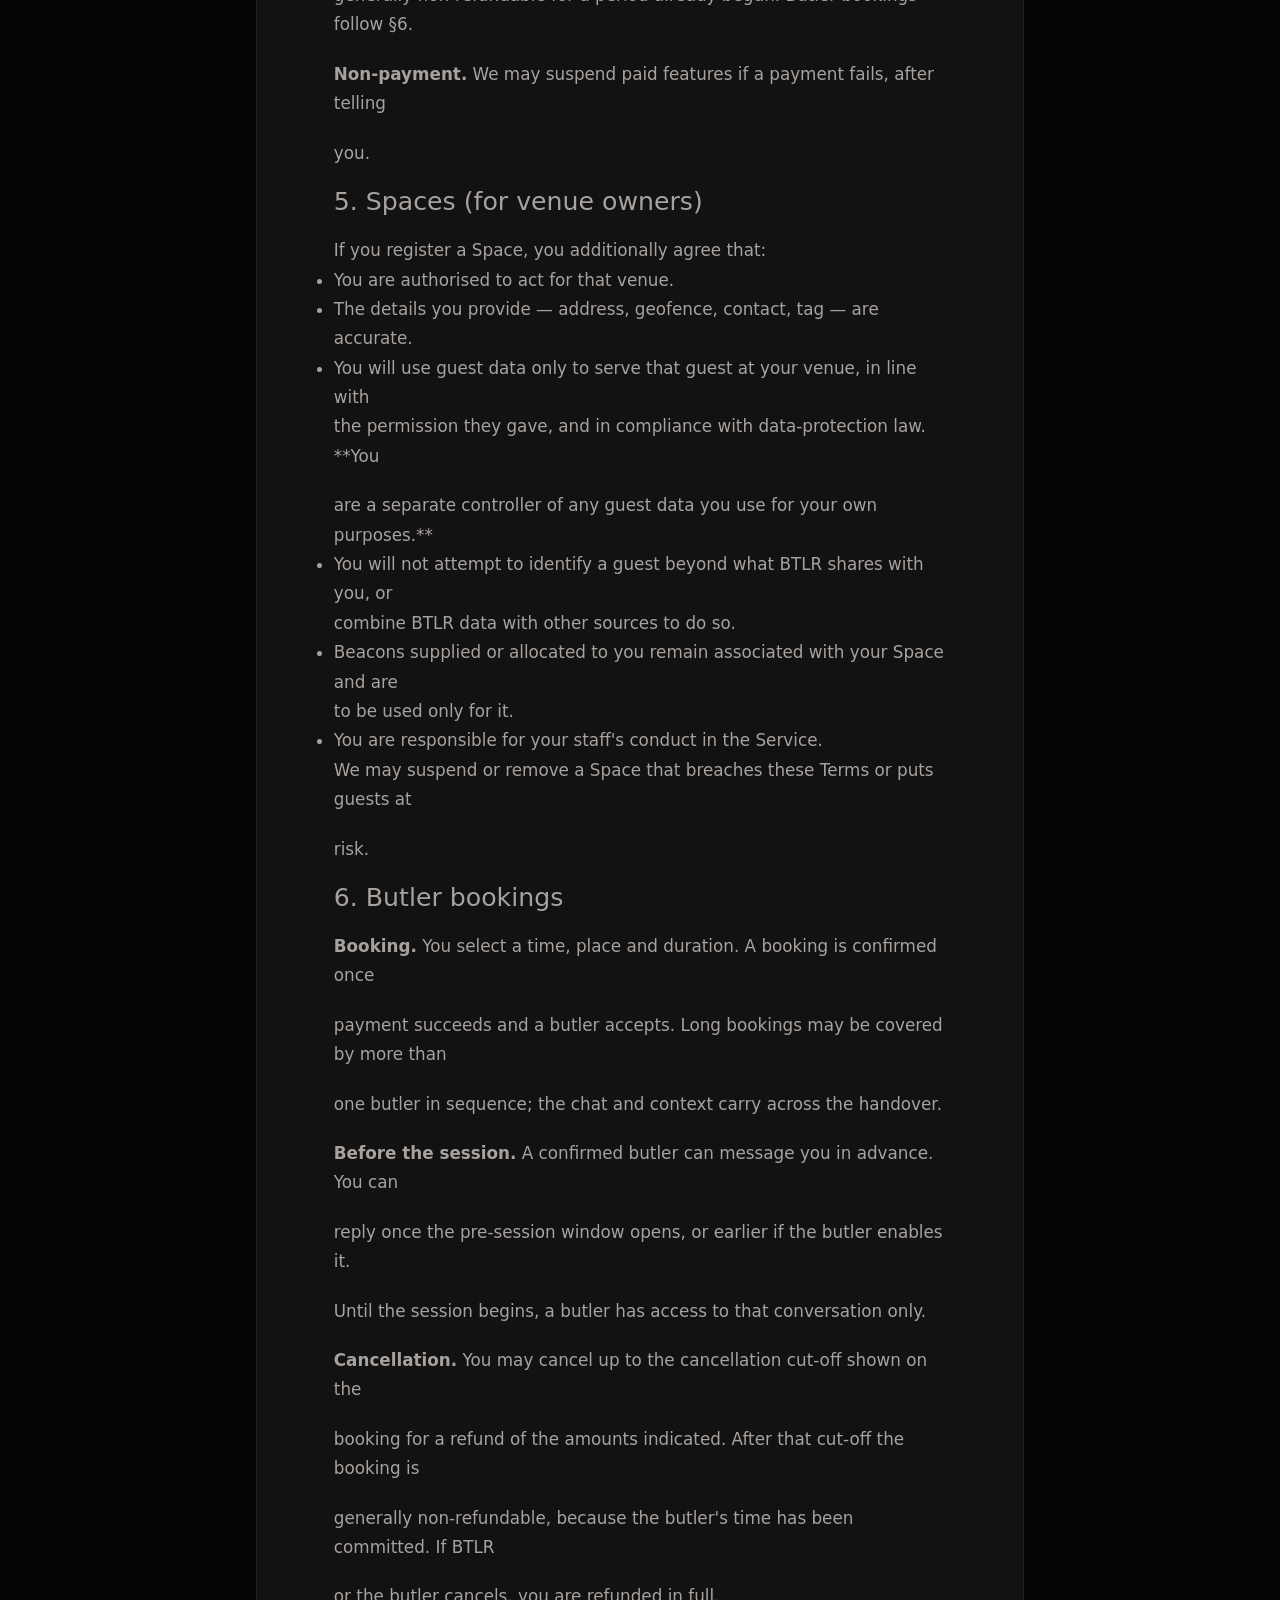
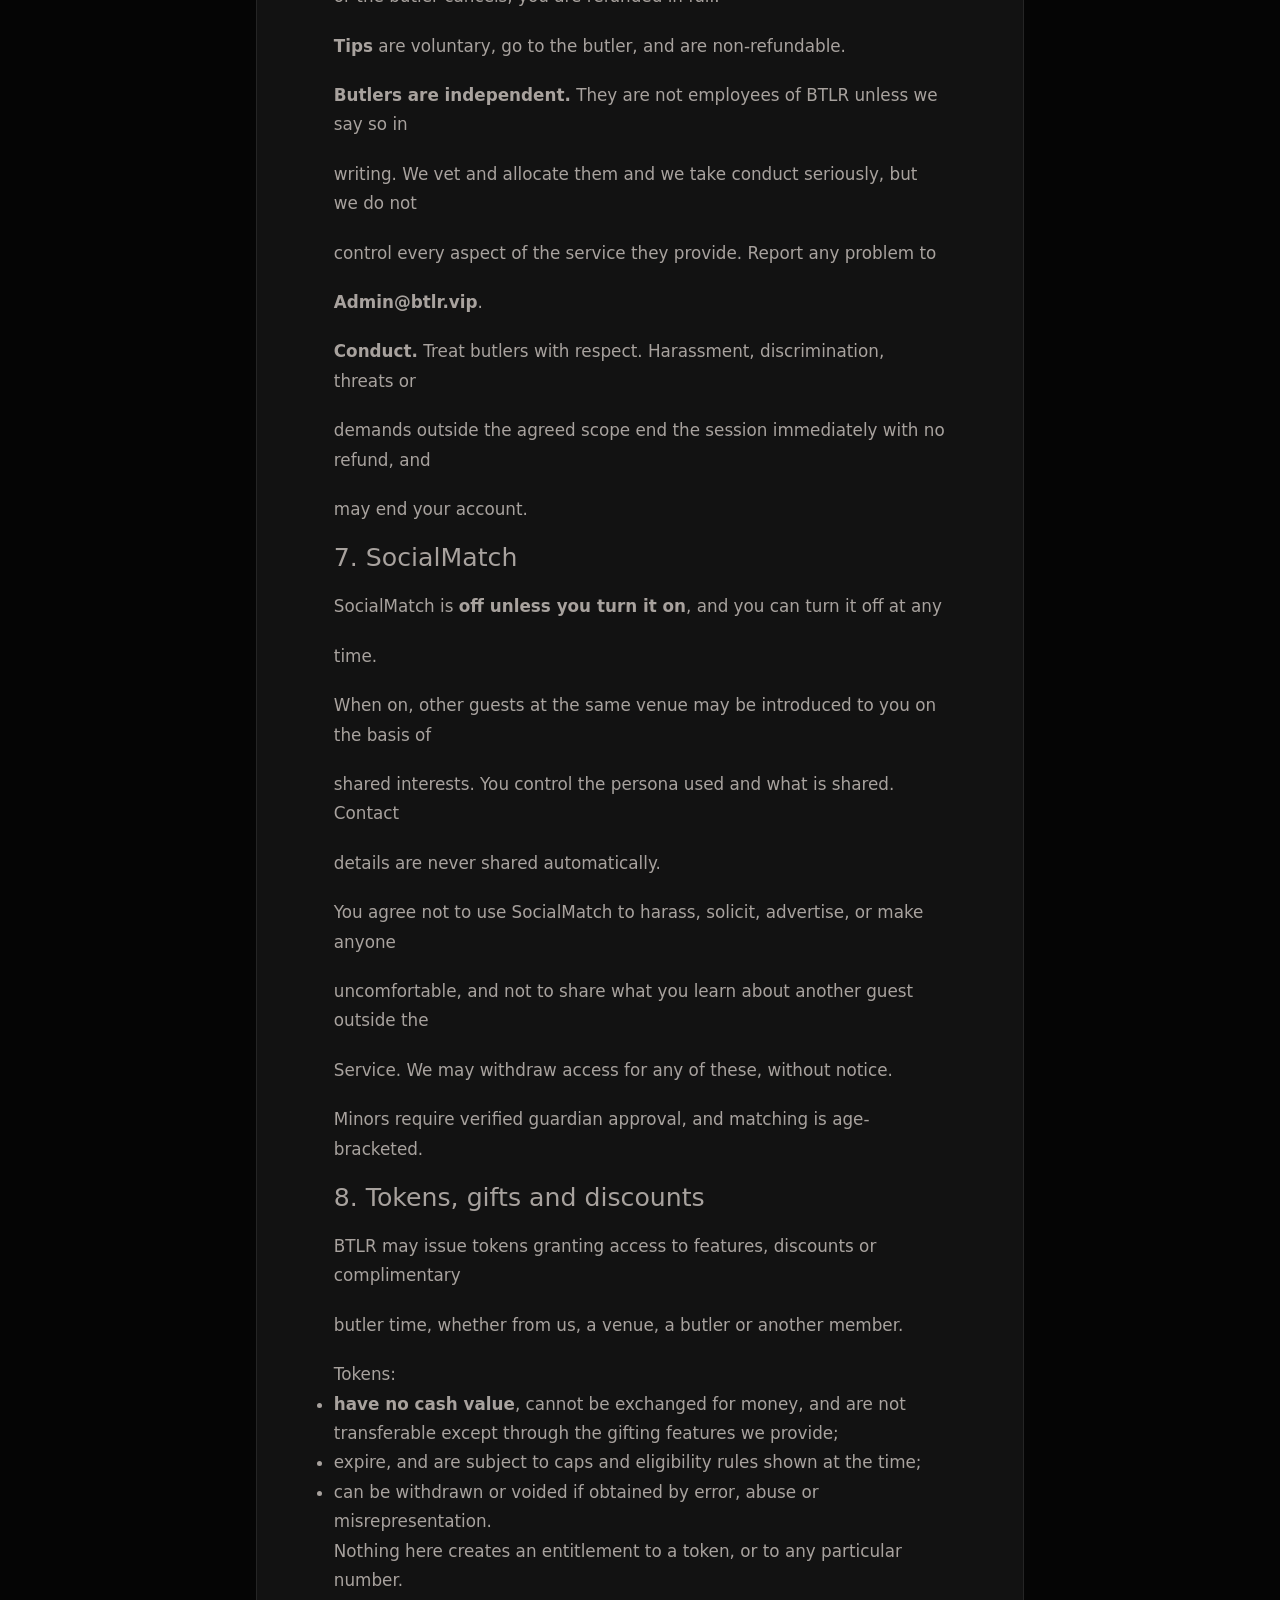
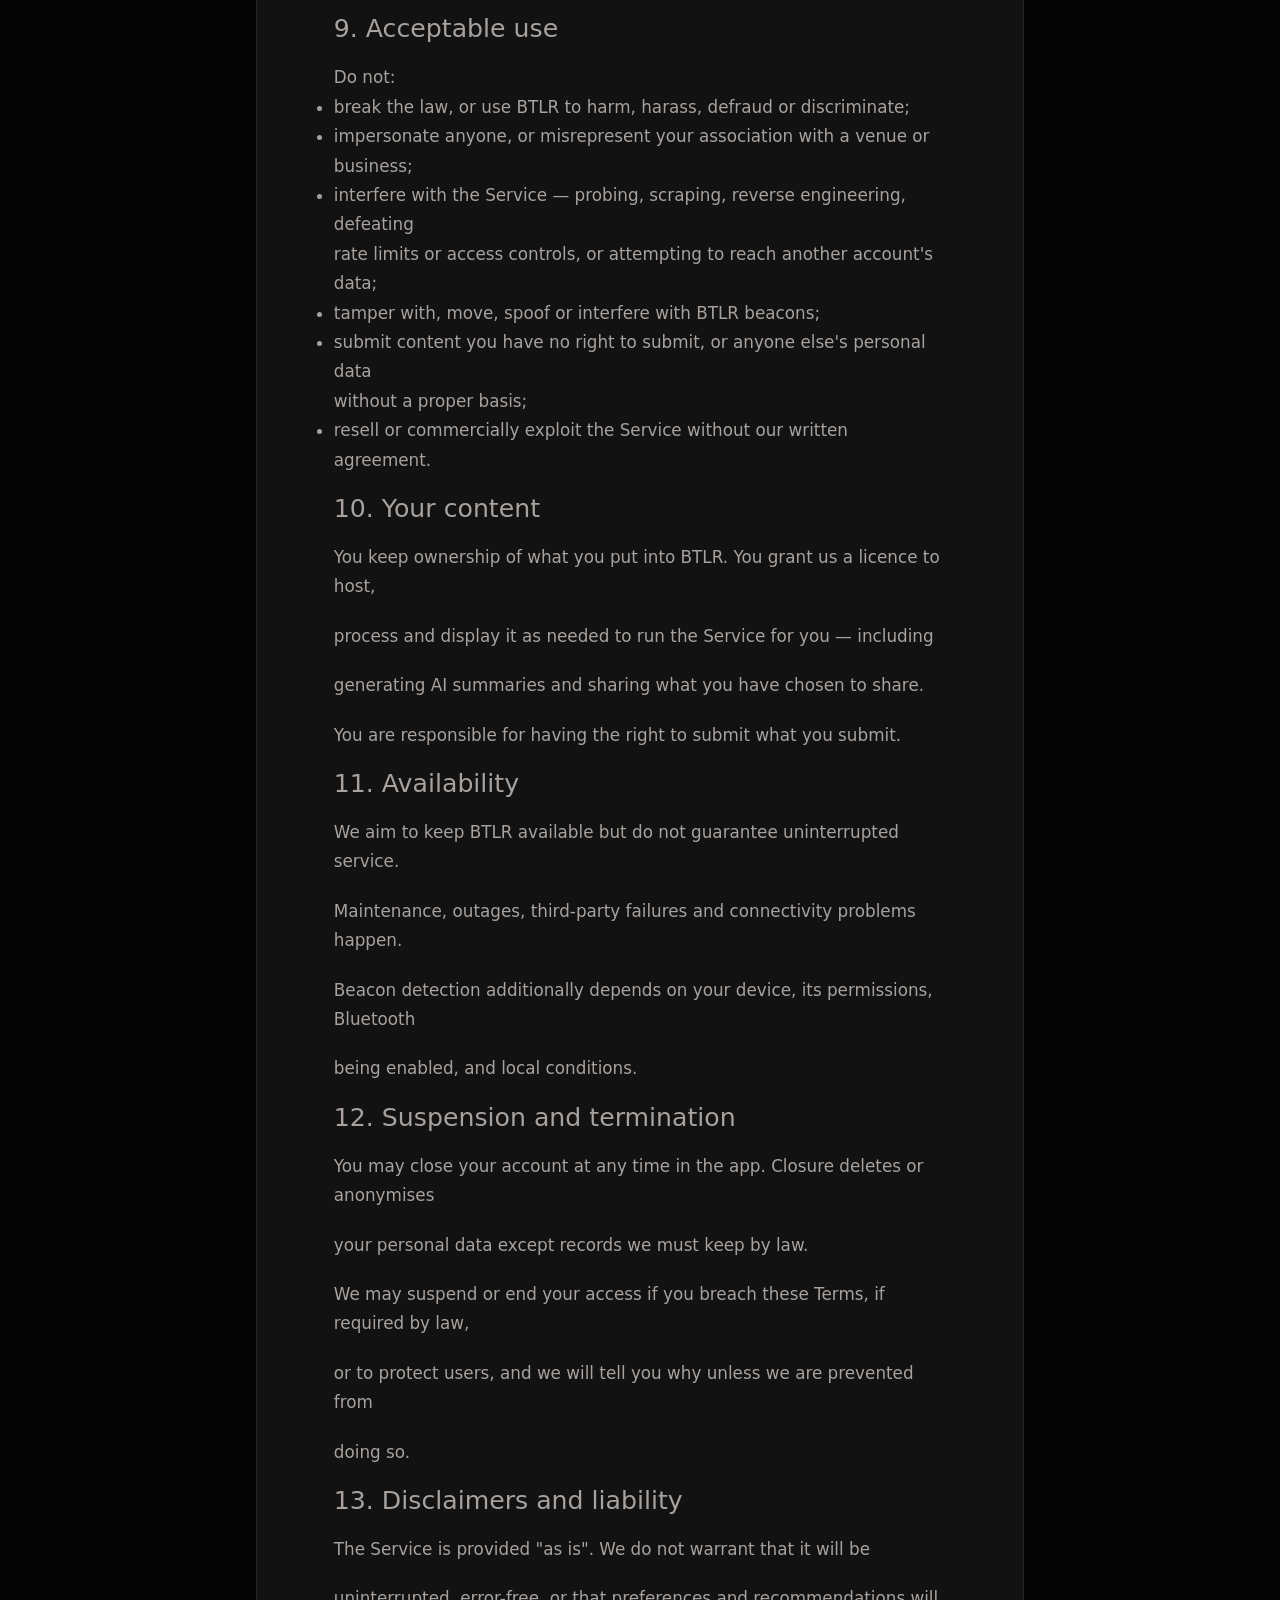
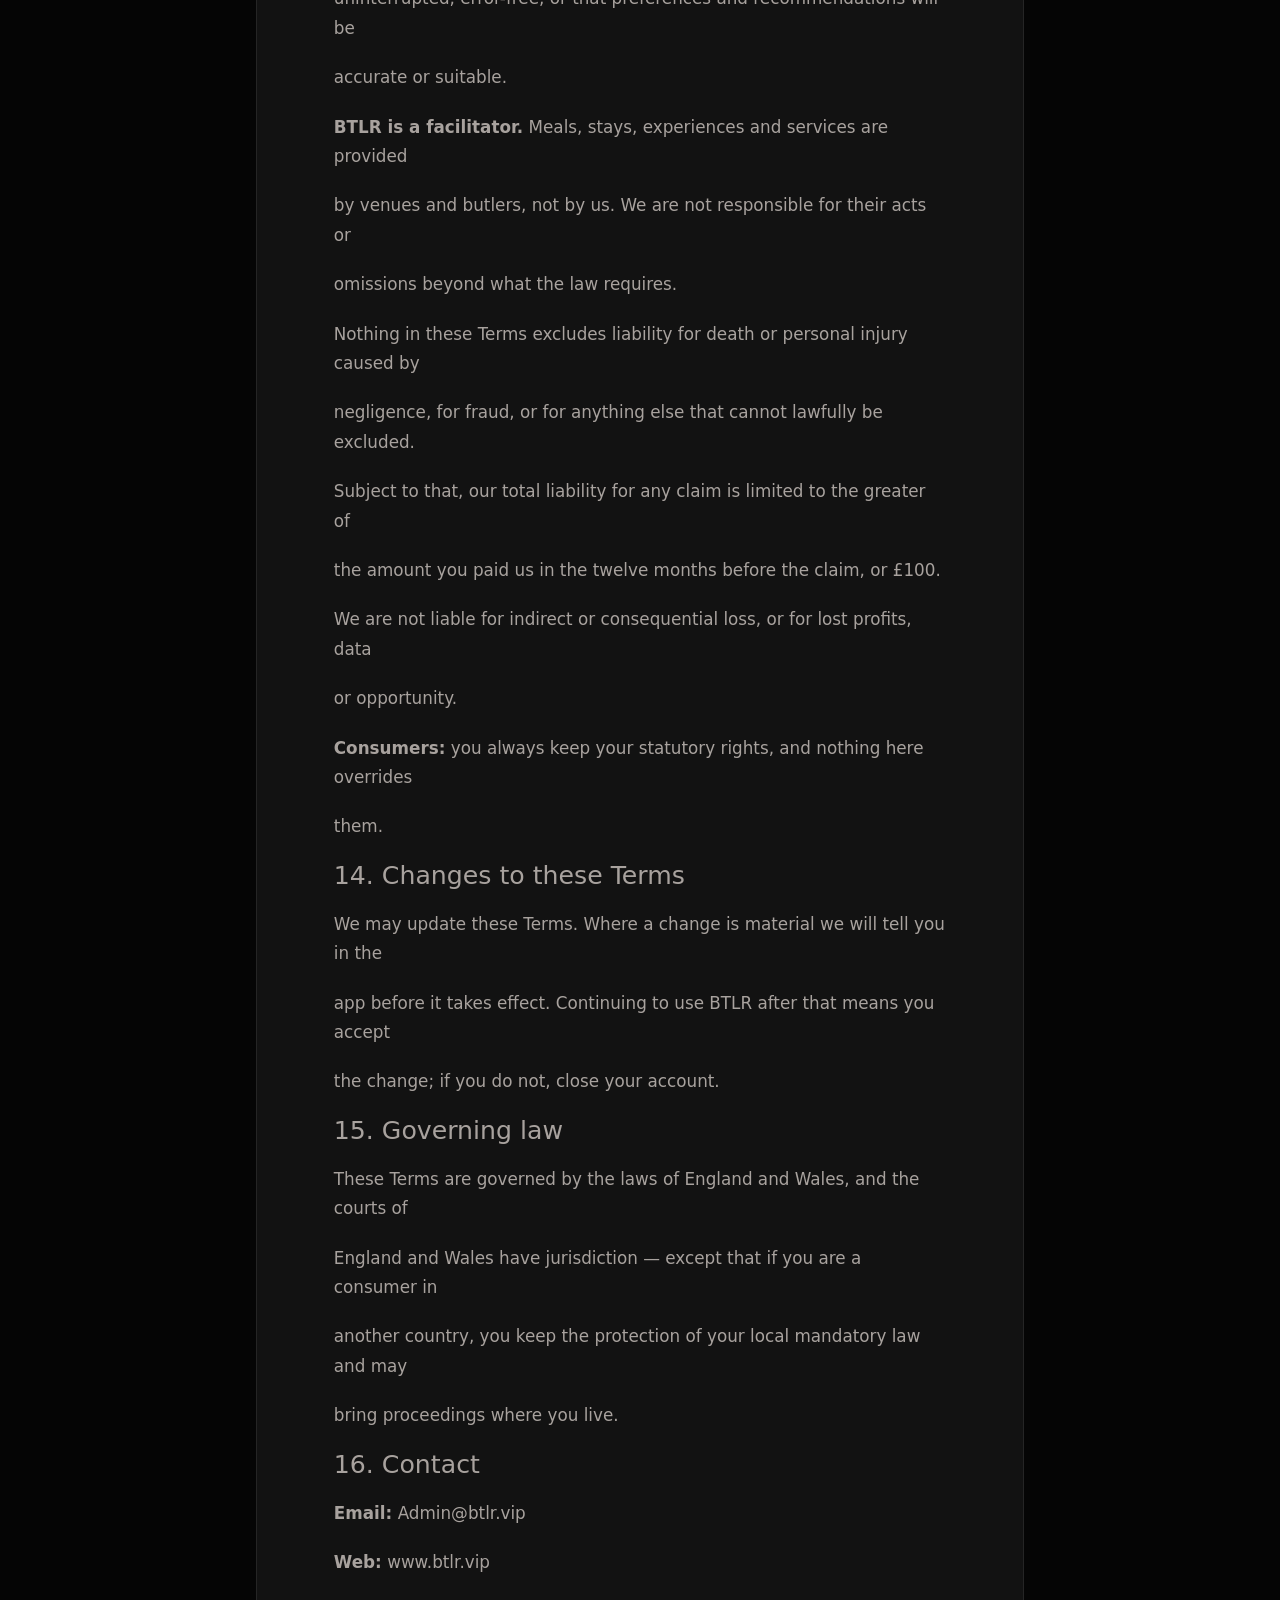
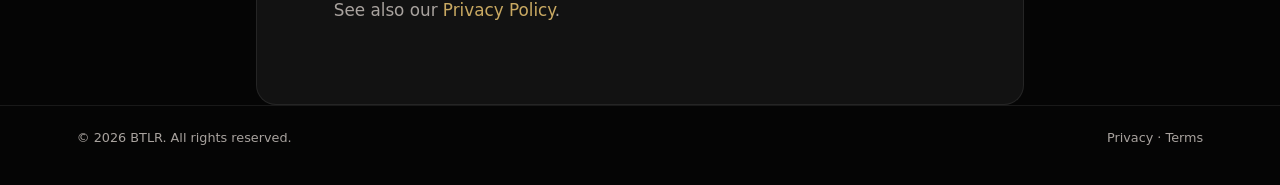
<file: terms/index.html>
<!DOCTYPE html>
<html lang="en">
<head>
  <meta charset="UTF-8" />
  <meta name="viewport" content="width=device-width, initial-scale=1" />
  <title>Terms Of Use · BTLR</title>
  <meta name="description" content="The terms governing your use of the BTLR service." />
  <link rel="icon" href="/favicon.svg" type="image/svg+xml" />
  <link rel="stylesheet" href="/styles.css" />
</head>
<body>
  <header class="nav">
    <a class="logo" href="/">BTLR</a>
    <nav>
      <a href="/">Home</a>
      <a href="/privacy/">Privacy</a>
      <a href="/terms/">Terms</a>
    </nav>
  </header>

  <main>
    <article class="legal">
      <p class="eyebrow">Last updated: 25 September 2026</p>
      <h1>Terms Of Use</h1>
      <div class="legal-body">
        <p>These Terms govern your use of the BTLR app and services ("BTLR", "the</p>
        <p>Service"). By creating an account you agree to them. If you do not agree, do not</p>
        <p>use the Service.</p>
        <h2>1. What BTLR is</h2>
        <p>BTLR is a lifestyle personalisation platform. You record what you like; BTLR</p>
        <p>shares what you choose with venues, butlers and experiences so they can serve</p>
        <p>you better.</p>
        <p>The Service includes:</p>
        <ul>
        <li><strong>Preferences</strong> — your personal preference graph, built from what you tell us.</li>
        <li><strong>Spaces</strong> — participating venues. Owners register a Space, place BTLR</li>
        </ul>
        <p>  beacons, and configure touchpoints.</p>
        <ul>
        <li><strong>Presence detection</strong> — Bluetooth beacons and geofences that recognise you</li>
        </ul>
        <p>  at a Space.</p>
        <ul>
        <li><strong>Butlers</strong> — individuals you can book for a session.</li>
        <li><strong>SocialMatch</strong> — optional introductions to other guests at a venue.</li>
        <li><strong>Tokens and gifts</strong> — promotional rewards described in §8.</li>
        </ul>
        <p>We may change, add or remove features. Where a change materially reduces what</p>
        <p>you have paid for, we will tell you and you may cancel.</p>
        <h2>2. Eligibility</h2>
        <p>You must be at least 13 to use BTLR, and old enough to form a binding contract</p>
        <p>where you live.</p>
        <p>If you are under the age of majority in your jurisdiction, you are treated as a</p>
        <p>minor: some features are restricted, and **SocialMatch requires the verified</p>
        <p>approval of an adult guardian** given through the app.</p>
        <p>You must give accurate information and keep it current. Your date of birth</p>
        <p>cannot be changed once set, because age gating depends on it — contact support</p>
        <p>if it is wrong.</p>
        <h2>3. Your account</h2>
        <p>You are responsible for your account and anything done through it. Keep your</p>
        <p>credentials and PINs secret, and tell us promptly at <strong>Admin@btlr.vip</strong> if you</p>
        <p>suspect unauthorised use.</p>
        <p><strong>Alias profiles.</strong> You may create additional personas under one account,</p>
        <p>protected by a PIN. Aliases share your account's email, country and date of</p>
        <p>birth. They are for separating contexts — not for impersonating anyone or</p>
        <p>evading a restriction, suspension or block.</p>
        <p>An alias that goes unused for an extended period is deleted along with its</p>
        <p>preferences. We warn you first and you can keep it.</p>
        <h2>4. Subscriptions and payment</h2>
        <p><strong>Personal subscriptions.</strong> BTLR offers free and paid tiers. Paid tiers renew</p>
        <p>automatically for the period you selected until cancelled.</p>
        <p><strong>Space subscriptions.</strong> Space owners subscribe per Space. A Space is only</p>
        <p>created once payment succeeds.</p>
        <p><strong>How billing works.</strong></p>
        <ul>
        <li>Prices are shown in your local currency before you commit, and include</li>
        </ul>
        <p>  applicable taxes where we are required to show them.</p>
        <ul>
        <li>Payment is taken by <strong>Stripe</strong>. Their terms apply to the payment itself.</li>
        <li>Upgrades take effect immediately and are charged pro rata. Downgrades take</li>
        </ul>
        <p>  effect at the end of the current period.</p>
        <ul>
        <li>Renewals continue until you cancel. Cancel any time in the app; you keep</li>
        </ul>
        <p>  access until the period you have paid for ends.</p>
        <ul>
        <li>Where you purchase through Apple, Apple's billing terms and refund process</li>
        </ul>
        <p>  apply and cancellation is managed in your Apple account settings.</p>
        <p><strong>Refunds.</strong> Statutory rights always apply. Beyond those, subscription fees are</p>
        <p>generally non-refundable for a period already begun. Butler bookings follow §6.</p>
        <p><strong>Non-payment.</strong> We may suspend paid features if a payment fails, after telling</p>
        <p>you.</p>
        <h2>5. Spaces (for venue owners)</h2>
        <p>If you register a Space, you additionally agree that:</p>
        <ul>
        <li>You are authorised to act for that venue.</li>
        <li>The details you provide — address, geofence, contact, tag — are accurate.</li>
        <li>You will use guest data only to serve that guest at your venue, in line with</li>
        </ul>
        <p>  the permission they gave, and in compliance with data-protection law. **You</p>
        <p>  are a separate controller of any guest data you use for your own purposes.**</p>
        <ul>
        <li>You will not attempt to identify a guest beyond what BTLR shares with you, or</li>
        </ul>
        <p>  combine BTLR data with other sources to do so.</p>
        <ul>
        <li>Beacons supplied or allocated to you remain associated with your Space and are</li>
        </ul>
        <p>  to be used only for it.</p>
        <ul>
        <li>You are responsible for your staff's conduct in the Service.</li>
        </ul>
        <p>We may suspend or remove a Space that breaches these Terms or puts guests at</p>
        <p>risk.</p>
        <h2>6. Butler bookings</h2>
        <p><strong>Booking.</strong> You select a time, place and duration. A booking is confirmed once</p>
        <p>payment succeeds and a butler accepts. Long bookings may be covered by more than</p>
        <p>one butler in sequence; the chat and context carry across the handover.</p>
        <p><strong>Before the session.</strong> A confirmed butler can message you in advance. You can</p>
        <p>reply once the pre-session window opens, or earlier if the butler enables it.</p>
        <p>Until the session begins, a butler has access to that conversation only.</p>
        <p><strong>Cancellation.</strong> You may cancel up to the cancellation cut-off shown on the</p>
        <p>booking for a refund of the amounts indicated. After that cut-off the booking is</p>
        <p>generally non-refundable, because the butler's time has been committed. If BTLR</p>
        <p>or the butler cancels, you are refunded in full.</p>
        <p><strong>Tips</strong> are voluntary, go to the butler, and are non-refundable.</p>
        <p><strong>Butlers are independent.</strong> They are not employees of BTLR unless we say so in</p>
        <p>writing. We vet and allocate them and we take conduct seriously, but we do not</p>
        <p>control every aspect of the service they provide. Report any problem to</p>
        <p><strong>Admin@btlr.vip</strong>.</p>
        <p><strong>Conduct.</strong> Treat butlers with respect. Harassment, discrimination, threats or</p>
        <p>demands outside the agreed scope end the session immediately with no refund, and</p>
        <p>may end your account.</p>
        <h2>7. SocialMatch</h2>
        <p>SocialMatch is <strong>off unless you turn it on</strong>, and you can turn it off at any</p>
        <p>time.</p>
        <p>When on, other guests at the same venue may be introduced to you on the basis of</p>
        <p>shared interests. You control the persona used and what is shared. Contact</p>
        <p>details are never shared automatically.</p>
        <p>You agree not to use SocialMatch to harass, solicit, advertise, or make anyone</p>
        <p>uncomfortable, and not to share what you learn about another guest outside the</p>
        <p>Service. We may withdraw access for any of these, without notice.</p>
        <p>Minors require verified guardian approval, and matching is age-bracketed.</p>
        <h2>8. Tokens, gifts and discounts</h2>
        <p>BTLR may issue tokens granting access to features, discounts or complimentary</p>
        <p>butler time, whether from us, a venue, a butler or another member.</p>
        <p>Tokens:</p>
        <ul>
        <li><strong>have no cash value</strong>, cannot be exchanged for money, and are not</li>
        </ul>
        <p>  transferable except through the gifting features we provide;</p>
        <ul>
        <li>expire, and are subject to caps and eligibility rules shown at the time;</li>
        <li>can be withdrawn or voided if obtained by error, abuse or misrepresentation.</li>
        </ul>
        <p>Nothing here creates an entitlement to a token, or to any particular number.</p>
        <h2>9. Acceptable use</h2>
        <p>Do not:</p>
        <ul>
        <li>break the law, or use BTLR to harm, harass, defraud or discriminate;</li>
        <li>impersonate anyone, or misrepresent your association with a venue or business;</li>
        <li>interfere with the Service — probing, scraping, reverse engineering, defeating</li>
        </ul>
        <p>  rate limits or access controls, or attempting to reach another account's data;</p>
        <ul>
        <li>tamper with, move, spoof or interfere with BTLR beacons;</li>
        <li>submit content you have no right to submit, or anyone else's personal data</li>
        </ul>
        <p>  without a proper basis;</p>
        <ul>
        <li>resell or commercially exploit the Service without our written agreement.</li>
        </ul>
        <h2>10. Your content</h2>
        <p>You keep ownership of what you put into BTLR. You grant us a licence to host,</p>
        <p>process and display it as needed to run the Service for you — including</p>
        <p>generating AI summaries and sharing what you have chosen to share.</p>
        <p>You are responsible for having the right to submit what you submit.</p>
        <h2>11. Availability</h2>
        <p>We aim to keep BTLR available but do not guarantee uninterrupted service.</p>
        <p>Maintenance, outages, third-party failures and connectivity problems happen.</p>
        <p>Beacon detection additionally depends on your device, its permissions, Bluetooth</p>
        <p>being enabled, and local conditions.</p>
        <h2>12. Suspension and termination</h2>
        <p>You may close your account at any time in the app. Closure deletes or anonymises</p>
        <p>your personal data except records we must keep by law.</p>
        <p>We may suspend or end your access if you breach these Terms, if required by law,</p>
        <p>or to protect users, and we will tell you why unless we are prevented from</p>
        <p>doing so.</p>
        <h2>13. Disclaimers and liability</h2>
        <p>The Service is provided "as is". We do not warrant that it will be</p>
        <p>uninterrupted, error-free, or that preferences and recommendations will be</p>
        <p>accurate or suitable.</p>
        <p><strong>BTLR is a facilitator.</strong> Meals, stays, experiences and services are provided</p>
        <p>by venues and butlers, not by us. We are not responsible for their acts or</p>
        <p>omissions beyond what the law requires.</p>
        <p>Nothing in these Terms excludes liability for death or personal injury caused by</p>
        <p>negligence, for fraud, or for anything else that cannot lawfully be excluded.</p>
        <p>Subject to that, our total liability for any claim is limited to the greater of</p>
        <p>the amount you paid us in the twelve months before the claim, or £100.</p>
        <p>We are not liable for indirect or consequential loss, or for lost profits, data</p>
        <p>or opportunity.</p>
        <p><strong>Consumers:</strong> you always keep your statutory rights, and nothing here overrides</p>
        <p>them.</p>
        <h2>14. Changes to these Terms</h2>
        <p>We may update these Terms. Where a change is material we will tell you in the</p>
        <p>app before it takes effect. Continuing to use BTLR after that means you accept</p>
        <p>the change; if you do not, close your account.</p>
        <h2>15. Governing law</h2>
        <p>These Terms are governed by the laws of England and Wales, and the courts of</p>
        <p>England and Wales have jurisdiction — except that if you are a consumer in</p>
        <p>another country, you keep the protection of your local mandatory law and may</p>
        <p>bring proceedings where you live.</p>
        <h2>16. Contact</h2>
        <p><strong>Email:</strong> Admin@btlr.vip</p>
        <p><strong>Web:</strong> www.btlr.vip</p>
        <p>See also our <a href="https://btlr.vip/privacy">Privacy Policy</a>.</p>
      </div>
    </article>
  </main>

  <footer class="site-footer">
    <p>© 2026 BTLR. All rights reserved.</p>
    <p class="footer-links"><a href="/privacy/">Privacy</a> · <a href="/terms/">Terms</a></p>
  </footer>
</body>
</html>
</file>
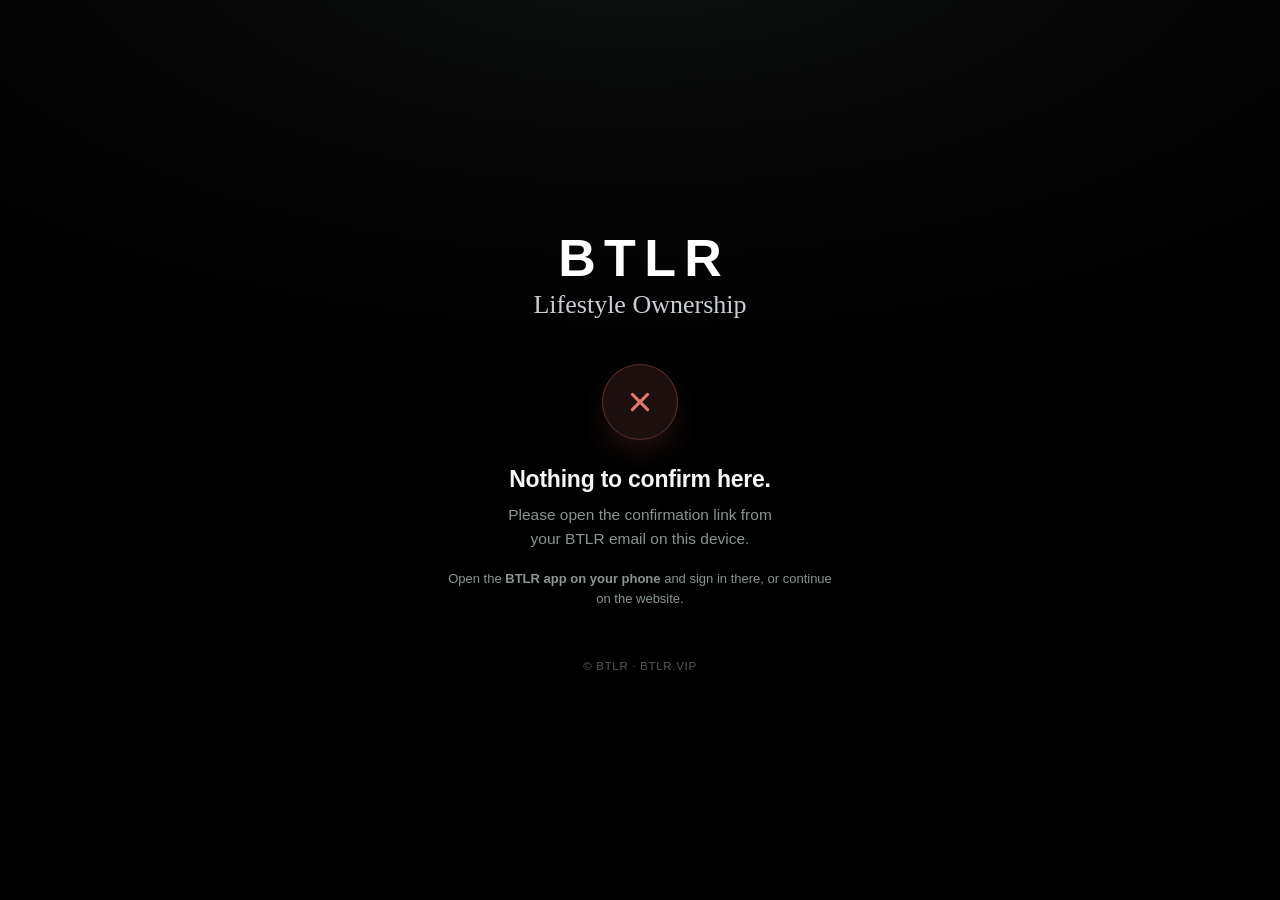
<file: auth/confirm/index.html>
<!DOCTYPE html>
<html lang="en">
<head>
<meta charset="utf-8" />
<meta name="viewport" content="width=device-width, initial-scale=1, viewport-fit=cover" />
<meta name="robots" content="noindex" />
<meta name="color-scheme" content="dark" />
<title>Confirm your account · BTLR</title>
<link rel="icon" href="/favicon.svg" type="image/svg+xml" />
<style>
  /* ---- BTLR confirm / verify landing. Dark identity, tier-aware accent. ----
     Accent vars are set at runtime by resolveTheme() from ?theme= or a token
     claim (standard=mint, advanced=champagne, superior/whiteglove=teal),
     matching BTLRThemeManager. Everything paints through the vars so this one
     page can serve confirmation, password-reset, magic-link, etc. */
  :root{
    --ground:#000000;
    --glow:#0e1210;
    --ink:#F5F7F6;
    --muted:#8A9490;
    --tagline:#DBDFE6;
    --line:rgba(237,239,238,.08);
    --field:rgba(255,255,255,.035);
    --rose:#E0796B;
    --rose-soft:rgba(224,121,107,.12);
    --radius:16px;
    /* --- accent (overridden by resolveTheme; defaults = standard/mint) --- */
    --accent:#4FC6A0;
    --accent-soft:rgba(79,198,160,.14);
    --accent-line:rgba(79,198,160,.30);
    --accent-glow:rgba(79,198,160,.55);
    --accent-ink:#04120d;
    --grad-a:#6fd6b6;
    --grad-b:#4FC6A0;
  }
  *{box-sizing:border-box}
  html,body{height:100%}
  body{
    margin:0;
    background:
      radial-gradient(120% 80% at 50% -10%, var(--glow) 0%, #050605 34%, var(--ground) 70%) fixed,
      var(--ground);
    color:var(--ink);
    font-family:-apple-system,BlinkMacSystemFont,"Segoe UI",Helvetica,Arial,sans-serif;
    -webkit-font-smoothing:antialiased;
    text-rendering:optimizeLegibility;
    display:flex;min-height:100dvh;align-items:center;justify-content:center;
    padding:32px 22px calc(32px + env(safe-area-inset-bottom));
  }
  .wrap{width:100%;max-width:400px;text-align:center;animation:rise .7s cubic-bezier(.2,.7,.2,1) both}
  @keyframes rise{from{opacity:0;transform:translateY(14px)}to{opacity:1;transform:none}}

  .wordmark{font-weight:800;font-size:52px;letter-spacing:.16em;margin:0 0 2px;padding-left:.16em;color:#fff}
  .tagline{font-family:"Snell Roundhand","Apple Chancery","Segoe Script","Brush Script MT",cursive;
    font-size:26px;font-weight:500;color:var(--tagline);margin:0 0 44px;opacity:.92}

  .glyph{
    width:76px;height:76px;margin:0 auto 26px;border-radius:50%;display:grid;place-items:center;
    background:var(--accent-soft);border:1px solid var(--accent-line);
    box-shadow:0 14px 40px -14px var(--accent-glow);
    animation:pop .55s cubic-bezier(.2,.8,.2,1.2) .12s both;
  }
  .glyph.err{background:var(--rose-soft);border-color:rgba(224,121,107,.32);box-shadow:0 14px 40px -16px rgba(224,121,107,.4)}
  @keyframes pop{from{opacity:0;transform:scale(.7)}to{opacity:1;transform:scale(1)}}
  .glyph svg{width:38px;height:38px;overflow:visible}
  .glyph path,.glyph line{
    stroke:var(--accent);stroke-width:3.2;stroke-linecap:round;stroke-linejoin:round;fill:none;
    stroke-dasharray:56;stroke-dashoffset:56;animation:draw .55s ease .34s forwards;
  }
  .glyph.err path,.glyph.err line{stroke:var(--rose)}
  .spin{width:30px;height:30px;border-radius:50%;border:2.5px solid rgba(255,255,255,.12);border-top-color:var(--accent);animation:rot .8s linear infinite}
  @keyframes rot{to{transform:rotate(360deg)}}
  @keyframes draw{to{stroke-dashoffset:0}}

  h1{font-size:23px;font-weight:700;letter-spacing:-.01em;margin:0 0 10px;text-wrap:balance}
  p.sub{font-size:15.5px;line-height:1.55;color:var(--muted);margin:0 auto;max-width:34ch}
  .name{color:var(--accent)}

  .cta{
    display:inline-flex;align-items:center;justify-content:center;gap:8px;width:100%;margin-top:34px;
    padding:17px 20px;border:none;border-radius:var(--radius);cursor:pointer;
    font-size:16px;font-weight:600;font-family:inherit;color:var(--accent-ink);
    background:linear-gradient(180deg,var(--grad-a),var(--grad-b));
    box-shadow:0 0 34px -6px var(--accent-glow), inset 0 1px 0 rgba(255,255,255,.28);
    text-decoration:none;transition:transform .12s ease, box-shadow .2s ease;
  }
  .cta:hover{transform:translateY(-1px);box-shadow:0 0 44px -4px var(--accent-glow)}
  .cta:active{transform:translateY(0)}
  .cta:focus-visible{outline:2px solid var(--accent);outline-offset:3px}

  .hint{margin-top:18px;font-size:13px;color:var(--muted);line-height:1.5}
  /* 16 Oct 2026 — "Continue on the website" (account.btlr.vip), next to the app button */
  .cta.secondary{margin-top:14px;background:transparent;color:var(--accent);box-shadow:inset 0 0 0 1px var(--accent)}
  .cta.secondary:hover{box-shadow:inset 0 0 0 1px var(--accent), 0 0 30px -10px var(--accent-glow)}
  .foot{margin-top:52px;font-size:11.5px;letter-spacing:.06em;color:rgba(138,148,144,.6);text-transform:uppercase}

  [hidden]{display:none!important}
  @media (prefers-reduced-motion:reduce){*{animation:none!important}.glyph path,.glyph line{stroke-dashoffset:0}}
</style>
</head>
<body>
  <main class="wrap">
    <div class="wordmark">BTLR</div>
    <div class="tagline">Lifestyle Ownership</div>

    <section id="state-loading">
      <div class="glyph" style="background:transparent;border:none;box-shadow:none"><div class="spin"></div></div>
      <h1>Confirming your account…</h1>
      <p class="sub">One moment while we verify your email.</p>
    </section>

    <section id="state-success" hidden>
      <div class="glyph"><svg viewBox="0 0 40 40" aria-hidden="true"><path d="M9 21 L17 29 L31 12" /></svg></div>
      <h1 id="success-title">You're all set.</h1>
      <p class="sub" id="success-sub">Your BTLR account is confirmed. Return to the app and sign in to begin.</p>
      <a class="cta" id="open-app" href="btlr://login">Open BTLR</a>
      <a class="cta secondary" id="to-website" href="https://account.btlr.vip">Continue on the website</a>
      <p class="hint">If the button doesn’t open the app, switch back to BTLR on your device and sign in.</p>
    </section>

    <section id="state-error" hidden>
      <div class="glyph err"><svg viewBox="0 0 40 40" aria-hidden="true"><line x1="12" y1="12" x2="28" y2="28"/><line x1="28" y1="12" x2="12" y2="28"/></svg></div>
      <h1 id="error-title">This link has expired.</h1>
      <p class="sub" id="error-sub">Confirmation links are valid for a limited time. Open the BTLR app and request a new one.</p>
      <a class="cta" href="btlr://login">Open BTLR</a>
    </section>

    <div class="foot">© BTLR · btlr.vip</div>
  </main>

<script>
(function(){
  "use strict";
  var AUTH_BASE = "https://login-united-kingdom.btlr.vip"; // GoTrue

  // Tier palettes — mirror BTLRThemeManager (standard/advanced/superior).
  var THEMES = {
    standard: {accent:"#4FC6A0", soft:"rgba(79,198,160,.14)", line:"rgba(79,198,160,.30)", glow:"rgba(79,198,160,.55)", ink:"#04120d", gradA:"#6fd6b6", gradB:"#4FC6A0", glowbg:"#0e1210"},
    advanced: {accent:"#CBAE72", soft:"rgba(203,174,114,.15)", line:"rgba(203,174,114,.32)", glow:"rgba(203,174,114,.5)",  ink:"#1a1405", gradA:"#ddc48f", gradB:"#CBAE72", glowbg:"#12100a"},
    superior: {accent:"#2C6E74", soft:"rgba(44,110,116,.20)",  line:"rgba(44,110,116,.40)",  glow:"rgba(44,110,116,.55)",  ink:"#F5F7F6", gradA:"#3d8a91", gradB:"#2C6E74", glowbg:"#0a1213"}
  };
  // whiteglove is the customer-facing name for the superior tier.
  var ALIAS = {whiteglove:"superior", engage:"standard", "btlr engage":"standard"};

  function applyTheme(name){
    name = String(name||"").toLowerCase().trim();
    name = ALIAS[name] || name;
    var t = THEMES[name] || THEMES.standard;
    var r = document.documentElement.style;
    r.setProperty("--accent", t.accent);
    r.setProperty("--accent-soft", t.soft);
    r.setProperty("--accent-line", t.line);
    r.setProperty("--accent-glow", t.glow);
    r.setProperty("--accent-ink", t.ink);
    r.setProperty("--grad-a", t.gradA);
    r.setProperty("--grad-b", t.gradB);
    r.setProperty("--glow", t.glowbg);
  }

  function params(str){
    var o={}; (str||"").replace(/^[#?]/,"").split("&").forEach(function(kv){
      if(!kv) return; var i=kv.indexOf("="); var k=decodeURIComponent(i<0?kv:kv.slice(0,i));
      var v=i<0?"":decodeURIComponent(kv.slice(i+1).replace(/\+/g," ")); o[k]=v;
    }); return o;
  }
  function decodeJwt(t){
    try{ var p=t.split("."); if(p.length<2) return null;
      var b=p[1].replace(/-/g,"+").replace(/_/g,"/"); while(b.length%4) b+="=";
      return JSON.parse(decodeURIComponent(escape(atob(b)))); }catch(e){ return null; }
  }
  function esc(s){ return String(s).replace(/[&<>"]/g,function(c){return {"&":"&amp;","<":"&lt;",">":"&gt;",'"':"&quot;"}[c];}); }
  // Accepts either the short name ("success") or the full element id
  // ("state-success"). Callers pass the short form; comparing it directly
  // against the ids hid ALL three sections and rendered a blank card.
  function show(id){
    var want = String(id).indexOf("state-") === 0 ? String(id) : "state-" + id;
    ["state-loading","state-success","state-error"].forEach(function(s){
      document.getElementById(s).hidden = (s !== want);
    });
  }
  function firstName(c){
    if(!c) return "";
    var m=c.user_metadata||{}; var n=m.first_name||m.firstName||m.name||"";
    if(!n && c.email) n=String(c.email).split("@")[0];
    n=String(n||"").trim(); return n ? n.charAt(0).toUpperCase()+n.slice(1) : "";
  }
  function themeFromClaims(c){
    if(!c) return ""; var m=c.user_metadata||{};
    return m.theme || m.theme_identifier || m.subscription_theme || c.theme || "";
  }

  var hash=params(location.hash), query=params(location.search);

  // Theme priority: explicit ?theme= (e.g. in-app reuse) wins; else token claim; else standard.
  var urlTheme = query.theme || hash.theme || "";

  function done(state, claims){
    applyTheme(urlTheme || themeFromClaims(claims) || "standard");
    if(state==="success"){
      var n=firstName(claims);
      document.getElementById("success-title").innerHTML =
        n ? ('Welcome, <span class="name">'+esc(n)+'</span>.') : "You're all set.";
      // 22 Oct 2026: carry the confirmed email to the website's sign-in field.
      // It goes in the #fragment, which browsers never send to a server.
      if(claims && claims.email){
        document.getElementById("to-website").href =
          "https://account.btlr.vip/#email=" + encodeURIComponent(String(claims.email));
        // 23 Oct 2026: and to the app's Log In screen (email filled, cursor in
        // Password). Only the address — never a token. encodeURIComponent
        // turns "+" into %2B so name+1@gmail.com arrives intact.
        // (On a desktop the app button has been swapped for a note.)
        var openApp = document.getElementById("open-app");
        if(openApp) openApp.href = "btlr://login?email=" + encodeURIComponent(String(claims.email));
      }
    }
    show(state);
  }
  function fail(title,sub){
    applyTheme(urlTheme||"standard");
    if(title) document.getElementById("error-title").textContent=title;
    if(sub) document.getElementById("error-sub").textContent=sub;
    show("error");
  }

  // paint the theme immediately so even the loading state is on-brand
  applyTheme(urlTheme || "standard");

  try {
  // 1) Implicit success — session returned in the fragment.
  if(hash.access_token){ done("success", decodeJwt(hash.access_token)); return; }

  // 2) Explicit error from GoTrue.
  var err=hash.error||query.error||hash.error_code||query.error_code;
  if(err){
    var d=hash.error_description||query.error_description||"";
    // 21 Sep 2026: test every error field. GoTrue sends error=access_denied
    // WITH error_code=otp_expired; keying off `err` alone showed the generic
    // "couldn't confirm" copy instead of "this link has expired".
    var blob=[hash.error,query.error,hash.error_code,query.error_code,
              hash.error_description,query.error_description,d].join(" ");
    var expired=/expired|otp_expired/i.test(blob);
    // 10 Oct 2026: GoTrue reports an ALREADY-USED link as otp_expired too
    // (it cannot tell them apart), and the commonest case is someone who
    // confirmed on their phone and then opened the same email elsewhere.
    fail(expired?"This link has expired or was already used.":"We couldn't confirm this link.",
         expired?"If you've already confirmed your email, just sign in on the BTLR app. Otherwise, open the app and request a new link."
                :(d?d.replace(/\+/g," "):"The link may be invalid or already used. Open the BTLR app and request a new one."));
    return;
  }

  // 3) token_hash/token in query — let GoTrue verify server-side, then it
  //    redirects back here with the session in the fragment (no CORS needed).
  var th=query.token_hash||query.token;
  if(th){
    var type=query.type||"signup";
    var back=location.origin+location.pathname+(urlTheme?("?theme="+encodeURIComponent(urlTheme)):"");
    location.replace(AUTH_BASE+"/verify?token="+encodeURIComponent(th)+
                     "&type="+encodeURIComponent(type)+"&redirect_to="+encodeURIComponent(back));
    return;
  }

  // 4) Opened directly, no parameters.
  fail("Nothing to confirm here.","Please open the confirmation link from your BTLR email on this device.");
  } catch(e) {
    // Never leave the page blank. If a session token is present the account
    // was confirmed regardless, so show success; otherwise a generic recovery.
    if(hash.access_token){
      applyTheme(urlTheme||"standard");
      try{ document.getElementById("success-title").textContent = "You're all set."; }catch(_){}
      show("success");
    } else {
      fail("Something went wrong.","Please reopen the confirmation link from your BTLR email.");
    }
  }
})();
</script>
<script>
// 10 Oct 2026 — the "Open BTLR" button is a btlr:// app link. On a laptop or
// desktop there is no app to open, and Safari shows "the address is invalid".
// When the page is not on a phone/tablet, swap each app button for a note that
// says where to go instead. iPadOS reports itself as a Mac, so touch support
// is what separates it from a real desktop.
(function(){
  var ua = navigator.userAgent || "";
  var isIPad = /Macintosh/.test(ua) && (navigator.maxTouchPoints || 0) > 1;
  var isMobile = /iPhone|iPad|iPod|Android/i.test(ua) || isIPad;
  if (isMobile) return;
  var links = document.querySelectorAll('a.cta[href^="btlr://"]');
  for (var i = 0; i < links.length; i++) {
    var note = document.createElement("p");
    note.className = "hint desktop-note";
    note.innerHTML = "Open the <strong>BTLR app on your phone</strong> and sign in there, or continue on the website.";
    links[i].parentNode.replaceChild(note, links[i]);
  }
  var hints = document.querySelectorAll("p.hint:not(.desktop-note)");
  for (var j = 0; j < hints.length; j++) hints[j].hidden = true;
})();
</script>
</body>
</html>
</file>
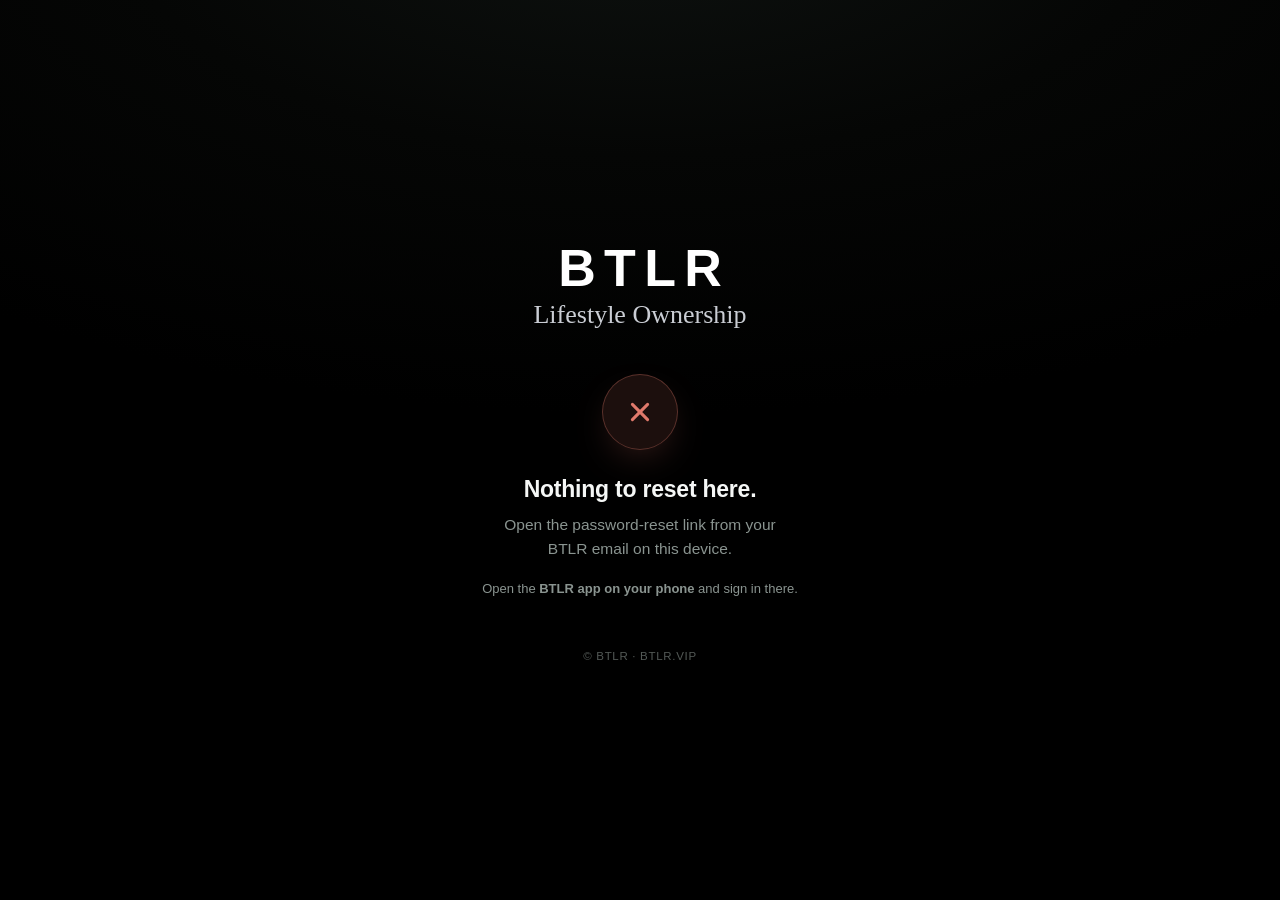
<file: auth/reset/index.html>
<!DOCTYPE html>
<html lang="en">
<head>
<meta charset="utf-8" />
<meta name="viewport" content="width=device-width, initial-scale=1, viewport-fit=cover" />
<meta name="robots" content="noindex" />
<meta name="color-scheme" content="dark" />
<title>Reset your password · BTLR</title>
<link rel="icon" href="/favicon.svg" type="image/svg+xml" />
<style>
  /* ---- BTLR confirm / verify landing. Dark identity, tier-aware accent. ----
     Accent vars are set at runtime by resolveTheme() from ?theme= or a token
     claim (standard=mint, advanced=champagne, superior/whiteglove=teal),
     matching BTLRThemeManager. Everything paints through the vars so this one
     page can serve confirmation, password-reset, magic-link, etc. */
  :root{
    --ground:#000000;
    --glow:#0e1210;
    --ink:#F5F7F6;
    --muted:#8A9490;
    --tagline:#DBDFE6;
    --line:rgba(237,239,238,.08);
    --field:rgba(255,255,255,.035);
    --rose:#E0796B;
    --rose-soft:rgba(224,121,107,.12);
    --radius:16px;
    /* --- accent (overridden by resolveTheme; defaults = standard/mint) --- */
    --accent:#4FC6A0;
    --accent-soft:rgba(79,198,160,.14);
    --accent-line:rgba(79,198,160,.30);
    --accent-glow:rgba(79,198,160,.55);
    --accent-ink:#04120d;
    --grad-a:#6fd6b6;
    --grad-b:#4FC6A0;
  }
  *{box-sizing:border-box}
  html,body{height:100%}
  body{
    margin:0;
    background:
      radial-gradient(120% 80% at 50% -10%, var(--glow) 0%, #050605 34%, var(--ground) 70%) fixed,
      var(--ground);
    color:var(--ink);
    font-family:-apple-system,BlinkMacSystemFont,"Segoe UI",Helvetica,Arial,sans-serif;
    -webkit-font-smoothing:antialiased;
    text-rendering:optimizeLegibility;
    display:flex;min-height:100dvh;align-items:center;justify-content:center;
    padding:32px 22px calc(32px + env(safe-area-inset-bottom));
  }
  .wrap{width:100%;max-width:400px;text-align:center;animation:rise .7s cubic-bezier(.2,.7,.2,1) both}
  @keyframes rise{from{opacity:0;transform:translateY(14px)}to{opacity:1;transform:none}}

  .wordmark{font-weight:800;font-size:52px;letter-spacing:.16em;margin:0 0 2px;padding-left:.16em;color:#fff}
  .tagline{font-family:"Snell Roundhand","Apple Chancery","Segoe Script","Brush Script MT",cursive;
    font-size:26px;font-weight:500;color:var(--tagline);margin:0 0 44px;opacity:.92}

  .glyph{
    width:76px;height:76px;margin:0 auto 26px;border-radius:50%;display:grid;place-items:center;
    background:var(--accent-soft);border:1px solid var(--accent-line);
    box-shadow:0 14px 40px -14px var(--accent-glow);
    animation:pop .55s cubic-bezier(.2,.8,.2,1.2) .12s both;
  }
  .glyph.err{background:var(--rose-soft);border-color:rgba(224,121,107,.32);box-shadow:0 14px 40px -16px rgba(224,121,107,.4)}
  @keyframes pop{from{opacity:0;transform:scale(.7)}to{opacity:1;transform:scale(1)}}
  .glyph svg{width:38px;height:38px;overflow:visible}
  .glyph path,.glyph line{
    stroke:var(--accent);stroke-width:3.2;stroke-linecap:round;stroke-linejoin:round;fill:none;
    stroke-dasharray:56;stroke-dashoffset:56;animation:draw .55s ease .34s forwards;
  }
  .glyph.err path,.glyph.err line{stroke:var(--rose)}
  .spin{width:30px;height:30px;border-radius:50%;border:2.5px solid rgba(255,255,255,.12);border-top-color:var(--accent);animation:rot .8s linear infinite}
  @keyframes rot{to{transform:rotate(360deg)}}
  @keyframes draw{to{stroke-dashoffset:0}}

  h1{font-size:23px;font-weight:700;letter-spacing:-.01em;margin:0 0 10px;text-wrap:balance}
  p.sub{font-size:15.5px;line-height:1.55;color:var(--muted);margin:0 auto;max-width:34ch}
  .name{color:var(--accent)}

  .cta{
    display:inline-flex;align-items:center;justify-content:center;gap:8px;width:100%;margin-top:34px;
    padding:17px 20px;border:none;border-radius:var(--radius);cursor:pointer;
    font-size:16px;font-weight:600;font-family:inherit;color:var(--accent-ink);
    background:linear-gradient(180deg,var(--grad-a),var(--grad-b));
    box-shadow:0 0 34px -6px var(--accent-glow), inset 0 1px 0 rgba(255,255,255,.28);
    text-decoration:none;transition:transform .12s ease, box-shadow .2s ease;
  }
  .cta:hover{transform:translateY(-1px);box-shadow:0 0 44px -4px var(--accent-glow)}
  .cta:active{transform:translateY(0)}
  .cta:focus-visible{outline:2px solid var(--accent);outline-offset:3px}

  .hint{margin-top:18px;font-size:13px;color:var(--muted);line-height:1.5}
  .foot{margin-top:52px;font-size:11.5px;letter-spacing:.06em;color:rgba(138,148,144,.6);text-transform:uppercase}

  [hidden]{display:none!important}
  @media (prefers-reduced-motion:reduce){*{animation:none!important}.glyph path,.glyph line{stroke-dashoffset:0}}
</style>
<style>
  /* reset-specific additions — everything else is shared with /auth/confirm */
  .field{text-align:left;margin-top:18px}
  .field label{display:block;font-size:12.5px;letter-spacing:.08em;text-transform:uppercase;color:var(--muted);margin:0 0 7px}
  .field input{
    width:100%;padding:15px 16px;border-radius:var(--radius);
    background:var(--field);border:1px solid var(--line);color:var(--ink);
    font-size:16px;font-family:inherit;-webkit-appearance:none;
  }
  .field input:focus{outline:none;border-color:var(--accent-line);box-shadow:0 0 0 3px var(--accent-soft)}
  .rule{margin-top:10px;font-size:12.5px;color:var(--muted);line-height:1.5}
  .rule.bad{color:var(--rose)}
  .cta[disabled]{opacity:.45;cursor:not-allowed;box-shadow:none}
</style>
</head>
<body>
  <main class="wrap">
    <div class="wordmark">BTLR</div>
    <div class="tagline">Lifestyle Ownership</div>

    <section id="state-loading">
      <div class="glyph" style="background:transparent;border:none;box-shadow:none"><div class="spin"></div></div>
      <h1>Checking your link…</h1>
      <p class="sub">One moment.</p>
    </section>

    <section id="state-form" hidden>
      <h1 id="form-title">Choose a new password</h1>
      <p class="sub">Pick something you haven't used before. You'll sign in with it straight away.</p>
      <form id="pw-form" autocomplete="on">
        <div class="field">
          <label for="pw1">New password</label>
          <input id="pw1" type="password" autocomplete="new-password" minlength="8" required />
        </div>
        <div class="field">
          <label for="pw2">Confirm password</label>
          <input id="pw2" type="password" autocomplete="new-password" minlength="8" required />
        </div>
        <p class="rule" id="rule">At least 8 characters.</p>
        <button class="cta" id="submit" type="submit" disabled>Update password</button>
      </form>
    </section>

    <section id="state-success" hidden>
      <div class="glyph"><svg viewBox="0 0 40 40" aria-hidden="true"><path d="M9 21 L17 29 L31 12" /></svg></div>
      <h1 id="success-title">Password updated.</h1>
      <p class="sub">You can sign in with your new password now.</p>
      <a class="cta" href="btlr://login">Open BTLR</a>
      <p class="hint">If the button doesn't open the app, switch back to BTLR and sign in.</p>
    </section>

    <section id="state-error" hidden>
      <div class="glyph err"><svg viewBox="0 0 40 40" aria-hidden="true"><line x1="12" y1="12" x2="28" y2="28"/><line x1="28" y1="12" x2="12" y2="28"/></svg></div>
      <h1 id="error-title">This link has expired.</h1>
      <p class="sub" id="error-sub">Password-reset links are valid for a limited time. Open the BTLR app and request a new one.</p>
      <a class="cta" href="btlr://login">Open BTLR</a>
    </section>

    <div class="foot">© BTLR · btlr.vip</div>
  </main>
<script>
(function(){
  "use strict";
  var AUTH_BASE = "https://login-united-kingdom.btlr.vip";

  // Shared with /auth/confirm — tier palettes mirror BTLRThemeManager.
  var THEMES = {
    standard: {accent:"#4FC6A0", soft:"rgba(79,198,160,.14)", line:"rgba(79,198,160,.30)", glow:"rgba(79,198,160,.55)", ink:"#04120d", gradA:"#6fd6b6", gradB:"#4FC6A0", glowbg:"#0e1210"},
    advanced: {accent:"#CBAE72", soft:"rgba(203,174,114,.15)", line:"rgba(203,174,114,.32)", glow:"rgba(203,174,114,.5)",  ink:"#1a1405", gradA:"#ddc48f", gradB:"#CBAE72", glowbg:"#12100a"},
    superior: {accent:"#2C6E74", soft:"rgba(44,110,116,.20)",  line:"rgba(44,110,116,.40)",  glow:"rgba(44,110,116,.55)",  ink:"#F5F7F6", gradA:"#3d8a91", gradB:"#2C6E74", glowbg:"#0a1213"}
  };
  var ALIAS = {whiteglove:"superior", engage:"standard", "btlr engage":"standard"};
  function applyTheme(name){
    name = ALIAS[String(name||"").toLowerCase().trim()] || String(name||"").toLowerCase().trim();
    var t = THEMES[name] || THEMES.standard, r = document.documentElement.style;
    r.setProperty("--accent",t.accent); r.setProperty("--accent-soft",t.soft);
    r.setProperty("--accent-line",t.line); r.setProperty("--accent-glow",t.glow);
    r.setProperty("--accent-ink",t.ink); r.setProperty("--grad-a",t.gradA);
    r.setProperty("--grad-b",t.gradB); r.setProperty("--glow",t.glowbg);
  }
  function params(str){
    var o={}; (str||"").replace(/^[#?]/,"").split("&").forEach(function(kv){
      if(!kv) return; var i=kv.indexOf("=");
      o[decodeURIComponent(i<0?kv:kv.slice(0,i))] = i<0?"":decodeURIComponent(kv.slice(i+1).replace(/\+/g," "));
    }); return o;
  }
  function decodeJwt(t){
    try{ var p=t.split("."); if(p.length<2) return null;
      var b=p[1].replace(/-/g,"+").replace(/_/g,"/"); while(b.length%4) b+="=";
      return JSON.parse(decodeURIComponent(escape(atob(b)))); }catch(e){ return null; }
  }
  // NOTE: takes the SHORT state name and normalises. The confirm page shipped with
  // this comparing short names against full element ids, which hid every section
  // and rendered a blank card — do not reintroduce that.
  function show(id){
    var want = String(id).indexOf("state-")===0 ? String(id) : "state-"+id;
    ["state-loading","state-form","state-success","state-error"].forEach(function(s){
      document.getElementById(s).hidden = (s !== want);
    });
  }
  function fail(title,sub){
    if(title) document.getElementById("error-title").textContent=title;
    if(sub) document.getElementById("error-sub").textContent=sub;
    show("error");
  }

  var hash=params(location.hash), query=params(location.search);
  var urlTheme = query.theme || hash.theme || "";
  applyTheme(urlTheme || "standard");

  var token = hash.access_token || "";
  var claims = token ? decodeJwt(token) : null;

  try {
    var err = hash.error || query.error || hash.error_code || query.error_code;
    if(err){
      var d = hash.error_description || query.error_description || "";
      // Test EVERY error field, not just the first truthy one: GoTrue sends
      // error=access_denied WITH error_code=otp_expired, and short-circuiting
      // on `error` alone meant the expiry case fell through to the generic copy.
      var blob = [hash.error,query.error,hash.error_code,query.error_code,
                  hash.error_description,query.error_description,d].join(" ");
      var expired = /expired|otp_expired/i.test(blob);
      fail(expired ? "This link has expired." : "We couldn't verify this link.",
           expired ? "Password-reset links are valid for a limited time. Open the BTLR app and request a new one."
                   : (d ? d.replace(/\+/g," ") : "The link may be invalid or already used. Request a new one from the app."));
      return;
    }
    // token_hash in the query → let GoTrue verify server-side, then it bounces
    // back here with the session in the fragment (no CORS needed).
    var th = query.token_hash || query.token;
    if(th && !token){
      var back = location.origin + location.pathname + (urlTheme ? ("?theme="+encodeURIComponent(urlTheme)) : "");
      location.replace(AUTH_BASE+"/verify?token="+encodeURIComponent(th)+
                       "&type="+encodeURIComponent(query.type||"recovery")+
                       "&redirect_to="+encodeURIComponent(back));
      return;
    }
    if(!token){
      fail("Nothing to reset here.","Open the password-reset link from your BTLR email on this device.");
      return;
    }
    applyTheme(urlTheme || (claims && claims.user_metadata && claims.user_metadata.theme) || "standard");
    show("form");
  } catch(e){
    fail("Something went wrong.","Please reopen the reset link from your BTLR email.");
    return;
  }

  // ---- form ----
  var pw1=document.getElementById("pw1"), pw2=document.getElementById("pw2"),
      rule=document.getElementById("rule"), submit=document.getElementById("submit");
  function validate(){
    var a=pw1.value, b=pw2.value, ok=true, msg="At least 8 characters.";
    if(a.length && a.length<8){ ok=false; msg="Too short — at least 8 characters."; }
    else if(b.length && a!==b){ ok=false; msg="Passwords don't match."; }
    else if(a.length>=8 && a===b){ msg="Looks good."; }
    rule.textContent=msg; rule.className = ok ? "rule" : "rule bad";
    submit.disabled = !(a.length>=8 && a===b);
  }
  pw1.addEventListener("input",validate); pw2.addEventListener("input",validate);

  document.getElementById("pw-form").addEventListener("submit",function(ev){
    ev.preventDefault();
    if(submit.disabled) return;
    submit.disabled=true; submit.textContent="Updating…";
    fetch(AUTH_BASE+"/user",{
      method:"PUT",
      headers:{"Content-Type":"application/json","Authorization":"Bearer "+token},
      body:JSON.stringify({password:pw1.value})
    }).then(function(r){
      if(r.ok) return r.json();
      return r.json().catch(function(){return {};}).then(function(j){
        throw new Error(j.msg || j.error_description || j.error || ("HTTP "+r.status));
      });
    }).then(function(){
      show("success");
    }).catch(function(e){
      submit.disabled=false; submit.textContent="Update password";
      rule.textContent = String(e.message||e); rule.className="rule bad";
    });
  });
})();
</script>
<script>
// 10 Oct 2026 — the "Open BTLR" button is a btlr:// app link. On a laptop or
// desktop there is no app to open, and Safari shows "the address is invalid".
// When the page is not on a phone/tablet, swap each app button for a note that
// says where to go instead. iPadOS reports itself as a Mac, so touch support
// is what separates it from a real desktop.
(function(){
  var ua = navigator.userAgent || "";
  var isIPad = /Macintosh/.test(ua) && (navigator.maxTouchPoints || 0) > 1;
  var isMobile = /iPhone|iPad|iPod|Android/i.test(ua) || isIPad;
  if (isMobile) return;
  var links = document.querySelectorAll('a.cta[href^="btlr://"]');
  for (var i = 0; i < links.length; i++) {
    var note = document.createElement("p");
    note.className = "hint desktop-note";
    note.innerHTML = "Open the <strong>BTLR app on your phone</strong> and sign in there.";
    links[i].parentNode.replaceChild(note, links[i]);
  }
  var hints = document.querySelectorAll("p.hint:not(.desktop-note)");
  for (var j = 0; j < hints.length; j++) hints[j].hidden = true;
})();
</script>
</body>
</html>
</file>
<file: styles.css>
:root {
  --noir: #050505;
  --carbon: #0c0c0c;
  --mist: #f5f5f4;
  --silver: #a8a29e;
  --champagne: #c9a962;
  --border: rgba(255,255,255,0.08);
}
* { box-sizing: border-box; margin: 0; padding: 0; }
html, body { background: var(--noir); color: var(--mist); font-family: ui-sans-serif, system-ui, sans-serif; }
a { color: var(--champagne); text-decoration: none; }
.nav {
  display: flex; justify-content: space-between; align-items: center;
  padding: 1.5rem 6vw; border-bottom: 1px solid var(--border);
  position: sticky; top: 0; background: rgba(5,5,5,0.9); backdrop-filter: blur(12px);
}
.logo { letter-spacing: 0.28em; font-weight: 700; color: var(--mist); }
.nav nav { display: flex; gap: 1.5rem; font-size: 0.75rem; letter-spacing: 0.16em; text-transform: uppercase; }
.hero { min-height: 72vh; display: flex; flex-direction: column; justify-content: center; padding: 8vh 6vw; background: radial-gradient(ellipse 80% 60% at 50% -10%, rgba(201,169,98,0.14), transparent 55%); }
.eyebrow { color: var(--champagne); letter-spacing: 0.22em; text-transform: uppercase; font-size: 0.7rem; font-weight: 600; }
h1 { margin-top: 1rem; max-width: 16ch; font-weight: 300; letter-spacing: 0.08em; text-transform: uppercase; font-size: clamp(2rem, 6vw, 4rem); line-height: 1.15; }
.lede { margin-top: 1.5rem; max-width: 38rem; color: var(--silver); font-size: 1.15rem; font-weight: 300; line-height: 1.6; }
.grid { display: grid; gap: 1.25rem; padding: 4rem 6vw 6rem; grid-template-columns: repeat(auto-fit, minmax(260px, 1fr)); }
article { padding: 2rem; border: 1px solid var(--border); background: #121212; border-radius: 1.25rem; }
h2 { margin: 0.75rem 0 0.75rem; font-weight: 300; }
article p:last-child, .contact p { color: var(--silver); line-height: 1.6; }
.contact { padding: 4rem 6vw 6rem; border-top: 1px solid var(--border); }
.mail { display: inline-block; margin-top: 1.25rem; letter-spacing: 0.08em; }
footer, .site-footer {
  padding: 1.5rem 6vw 2.5rem;
  color: var(--silver);
  font-size: 0.8rem;
  border-top: 1px solid var(--border);
  display: flex;
  flex-wrap: wrap;
  gap: 0.75rem 1.5rem;
  justify-content: space-between;
  align-items: center;
}
.footer-links a { color: var(--silver); }
.footer-links a:hover { color: var(--champagne); }

.legal {
  max-width: 48rem;
  margin: 0 auto;
  padding: 4rem 6vw 5rem;
}
.legal h1 {
  max-width: none;
  text-transform: uppercase;
  letter-spacing: 0.08em;
  font-weight: 300;
  font-size: clamp(1.75rem, 4vw, 2.75rem);
}
.legal-body {
  margin-top: 2.5rem;
  color: var(--silver);
  font-size: 1.05rem;
  font-weight: 300;
  line-height: 1.75;
}
.legal-body p + p { margin-top: 1.25rem; }
.legal-body a { color: var(--champagne); }
</file>
